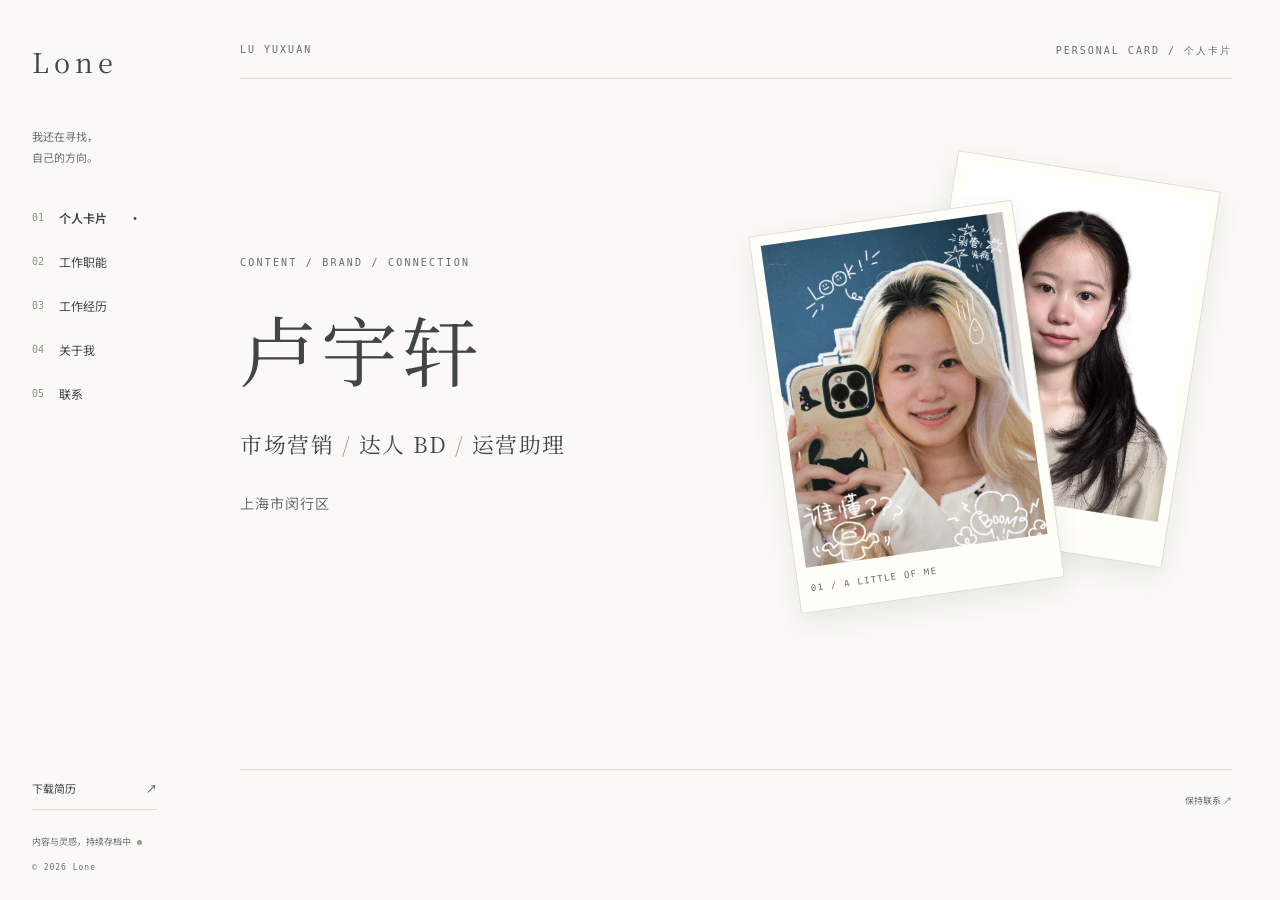
<file: index.html>
<!doctype html>
<html lang="zh-CN"><head><meta charset="UTF-8"><meta name="viewport" content="width=device-width,initial-scale=1"><meta name="description" content="卢宇轩的内容策划、品牌传播与视觉表达作品集。"><title>卢宇轩 · 柔光存档</title><link rel="stylesheet" href="style.css?v=20261117-balanced-spacing"><link rel="stylesheet" href="capabilities.css?v=20261117-balanced-spacing"><link rel="stylesheet" href="qifei.css?v=20261117-balanced-spacing"><link rel="stylesheet" href="qifei-orbit.css?v=20261117-balanced-spacing"><link rel="stylesheet" href="desktop-design.css?v=20261117-balanced-spacing"><script src="bootstrap.js?v=20261117-balanced-spacing" defer></script></head><body>
<a class="skip" href="#main">跳至内容</a><aside class="sidebar desktop-version"><a class="wordmark" href="#/">Lone</a><p class="side-note">我还在寻找，<br>自己的方向。</p><nav aria-label="主要导航"><a href="#/" data-nav="home"><i>01</i>个人卡片</a><a href="#/practice" data-nav="practice"><i>02</i>工作职能</a><a href="#/works" data-nav="works"><i>03</i>工作经历</a><a href="#/about" data-nav="about"><i>04</i>关于我</a><a href="#/contact" data-nav="contact"><i>05</i>联系</a></nav><div class="side-bottom"><a href="assets/resume-2026-11.png" download="卢宇轩-简历2026.11.png">下载简历 <span>↗</span></a><p>内容与灵感，持续存档中<span class="status-dot"></span></p><small>© 2026 Lone</small></div></aside>
<main id="main" tabindex="-1"></main><footer class="desktop-version"><a href="#/contact">保持联系 ↗</a></footer><div class="toast" role="status" aria-live="polite"></div><dialog id="lightbox"><button class="close" aria-label="关闭图片">关闭 ×</button><img alt=""><p></p></dialog></body></html>
</file>
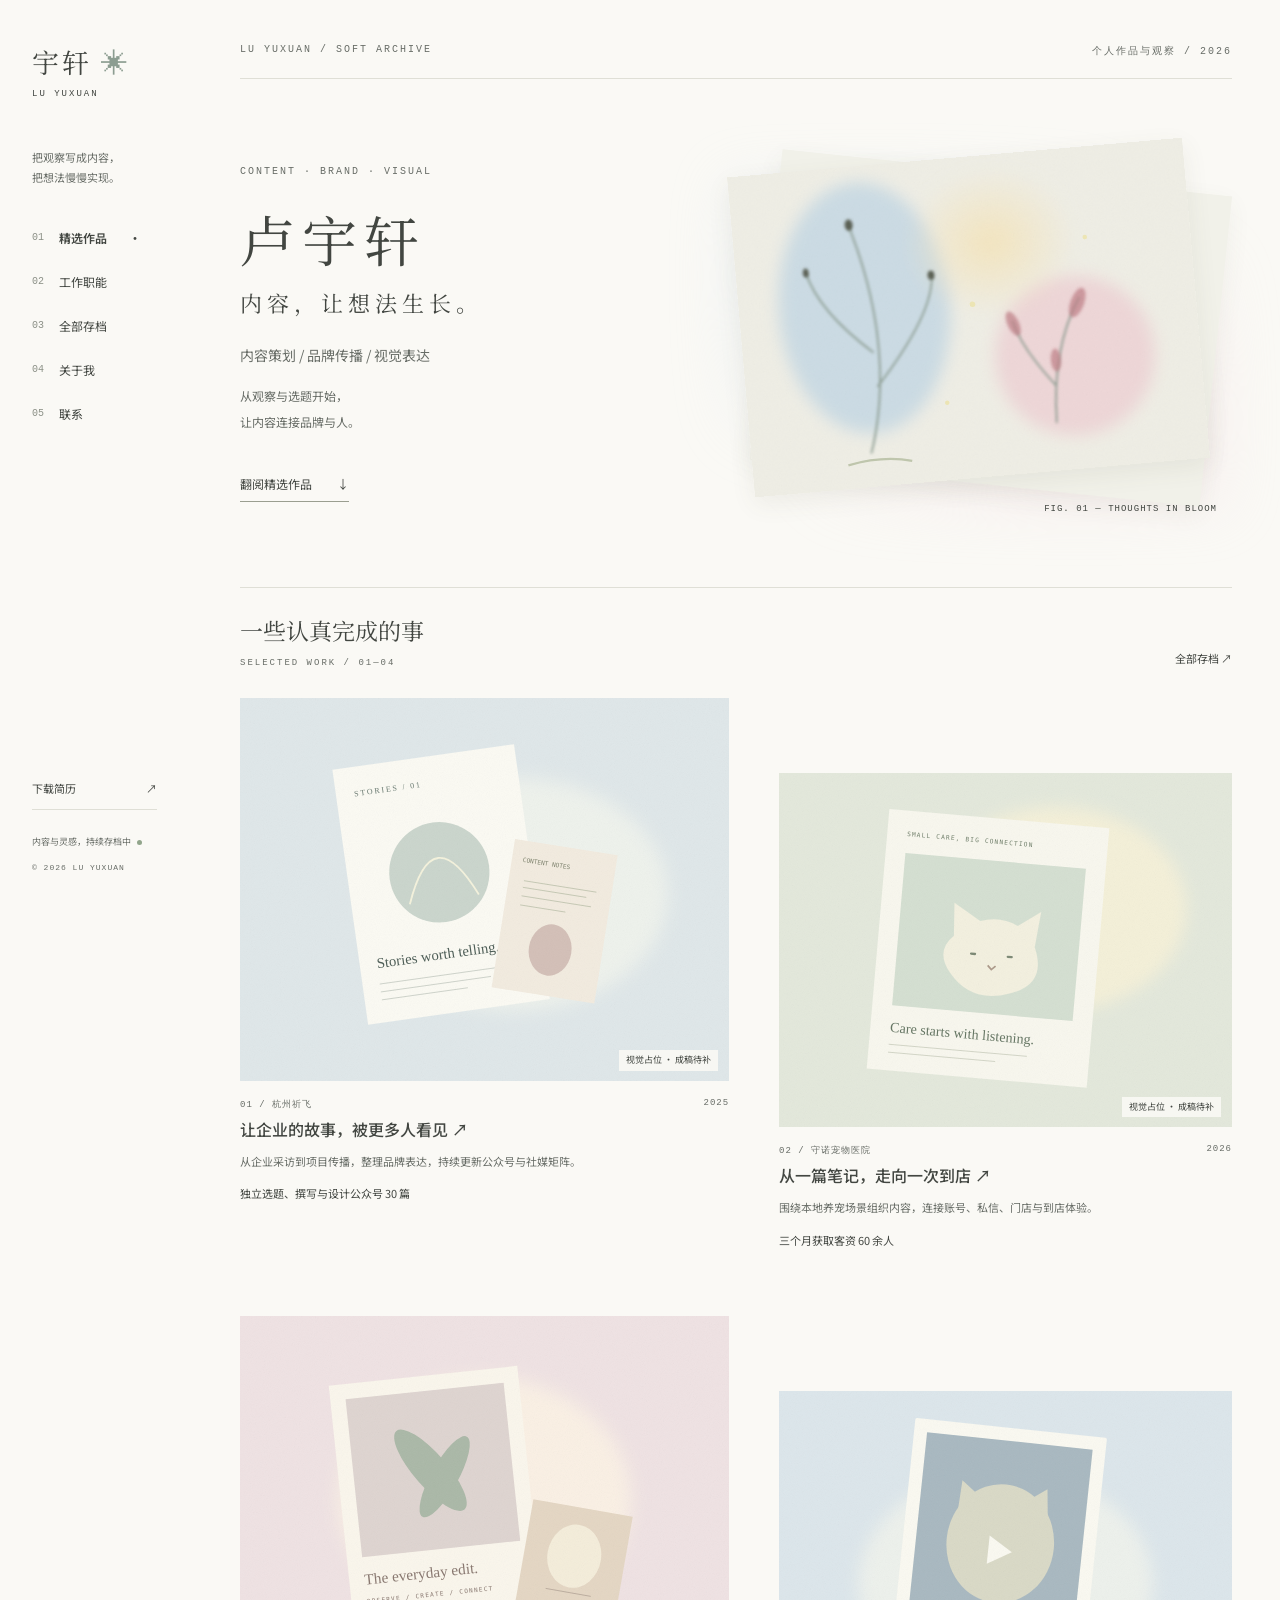
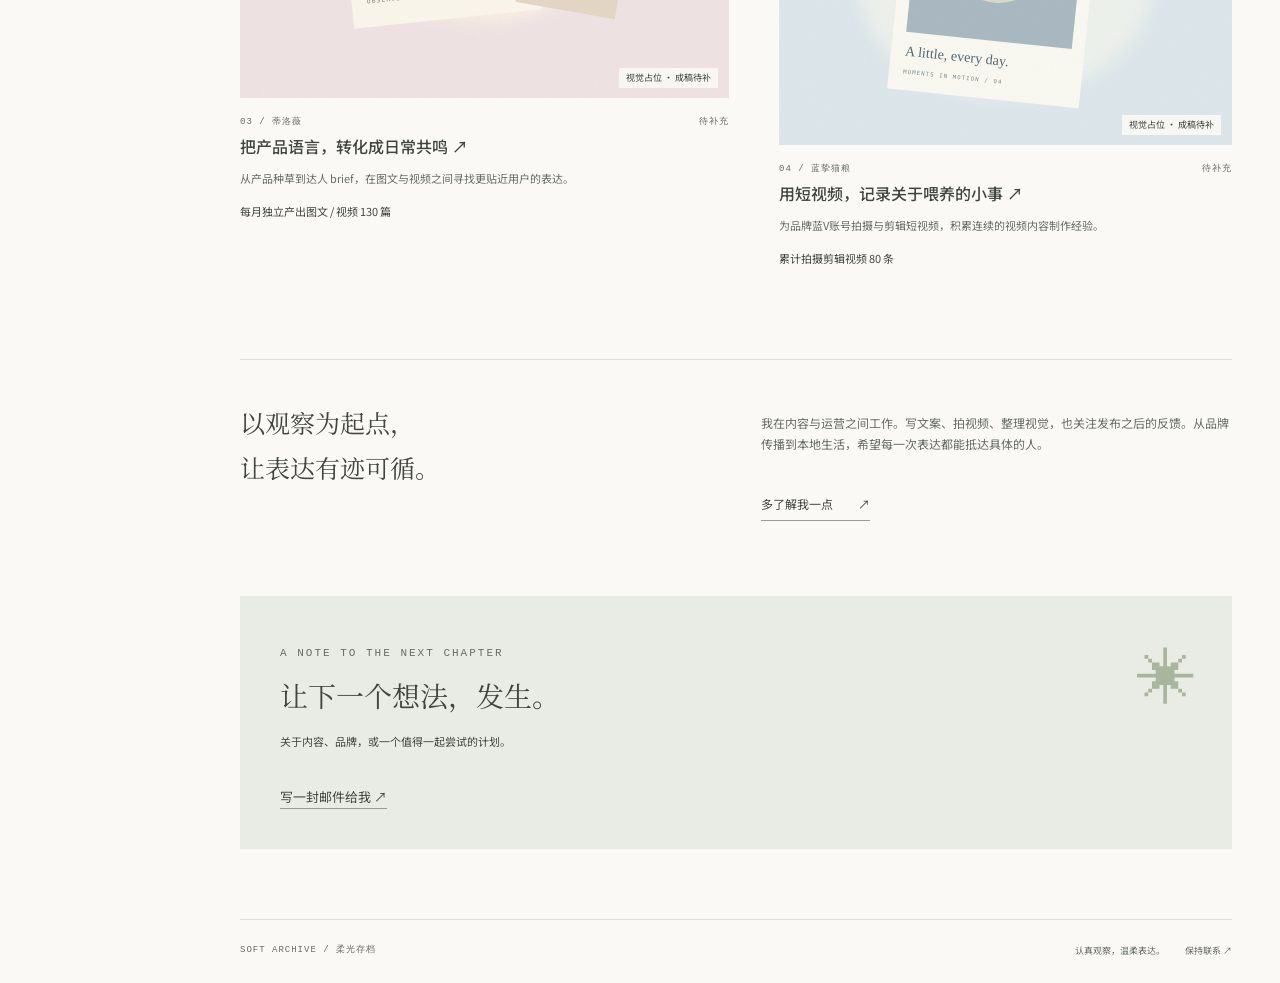
<file: capture.html>
<!doctype html>
<html lang="zh-CN"><head><meta charset="UTF-8"><meta name="viewport" content="width=device-width,initial-scale=1"><meta name="description" content="卢宇轩的内容策划、品牌传播与视觉表达作品集。"><title>卢宇轩 · 柔光存档</title><link rel="stylesheet" href="style.css"><link rel="stylesheet" href="capabilities.css"><script src="capabilities.js" defer></script><link rel="stylesheet" href="qifei.css"><script src="qifei-articles.js" defer></script><script src="qifei.js" defer></script><link rel="stylesheet" href="qifei-orbit.css"><script src="qifei-orbit.js" defer></script><script src="capture-app.js" defer></script><script src="https://mcp.figma.com/mcp/html-to-design/capture.js" async></script></head><body>
<a class="skip" href="#main">跳至内容</a><aside class="sidebar"><a class="wordmark" href="#/">宇轩<span class="asterisk">✳</span><small>LU YUXUAN</small></a><p class="side-note">把观察写成内容，<br>把想法慢慢实现。</p><nav aria-label="主要导航"><a href="#/" data-nav="home"><i>01</i>精选作品</a><a href="#/practice" data-nav="practice"><i>02</i>工作职能</a><a href="#/works" data-nav="works"><i>03</i>全部存档</a><a href="#/about" data-nav="about"><i>04</i>关于我</a><a href="#/contact" data-nav="contact"><i>05</i>联系</a></nav><div class="side-bottom"><a href="assets/resume-2026-11.png" download="卢宇轩-简历2026.11.png">下载简历 <span>↗</span></a><p>内容与灵感，持续存档中<span class="status-dot"></span></p><small>© 2026 LU YUXUAN</small></div></aside>
<main id="main" tabindex="-1"></main><footer><span>SOFT ARCHIVE / 柔光存档</span><span>认真观察，温柔表达。 <a href="#/contact">保持联系 ↗</a></span></footer><div class="toast" role="status" aria-live="polite"></div><dialog id="lightbox"><button class="close" aria-label="关闭图片">关闭 ×</button><img alt=""><p></p></dialog></body></html>
</file>
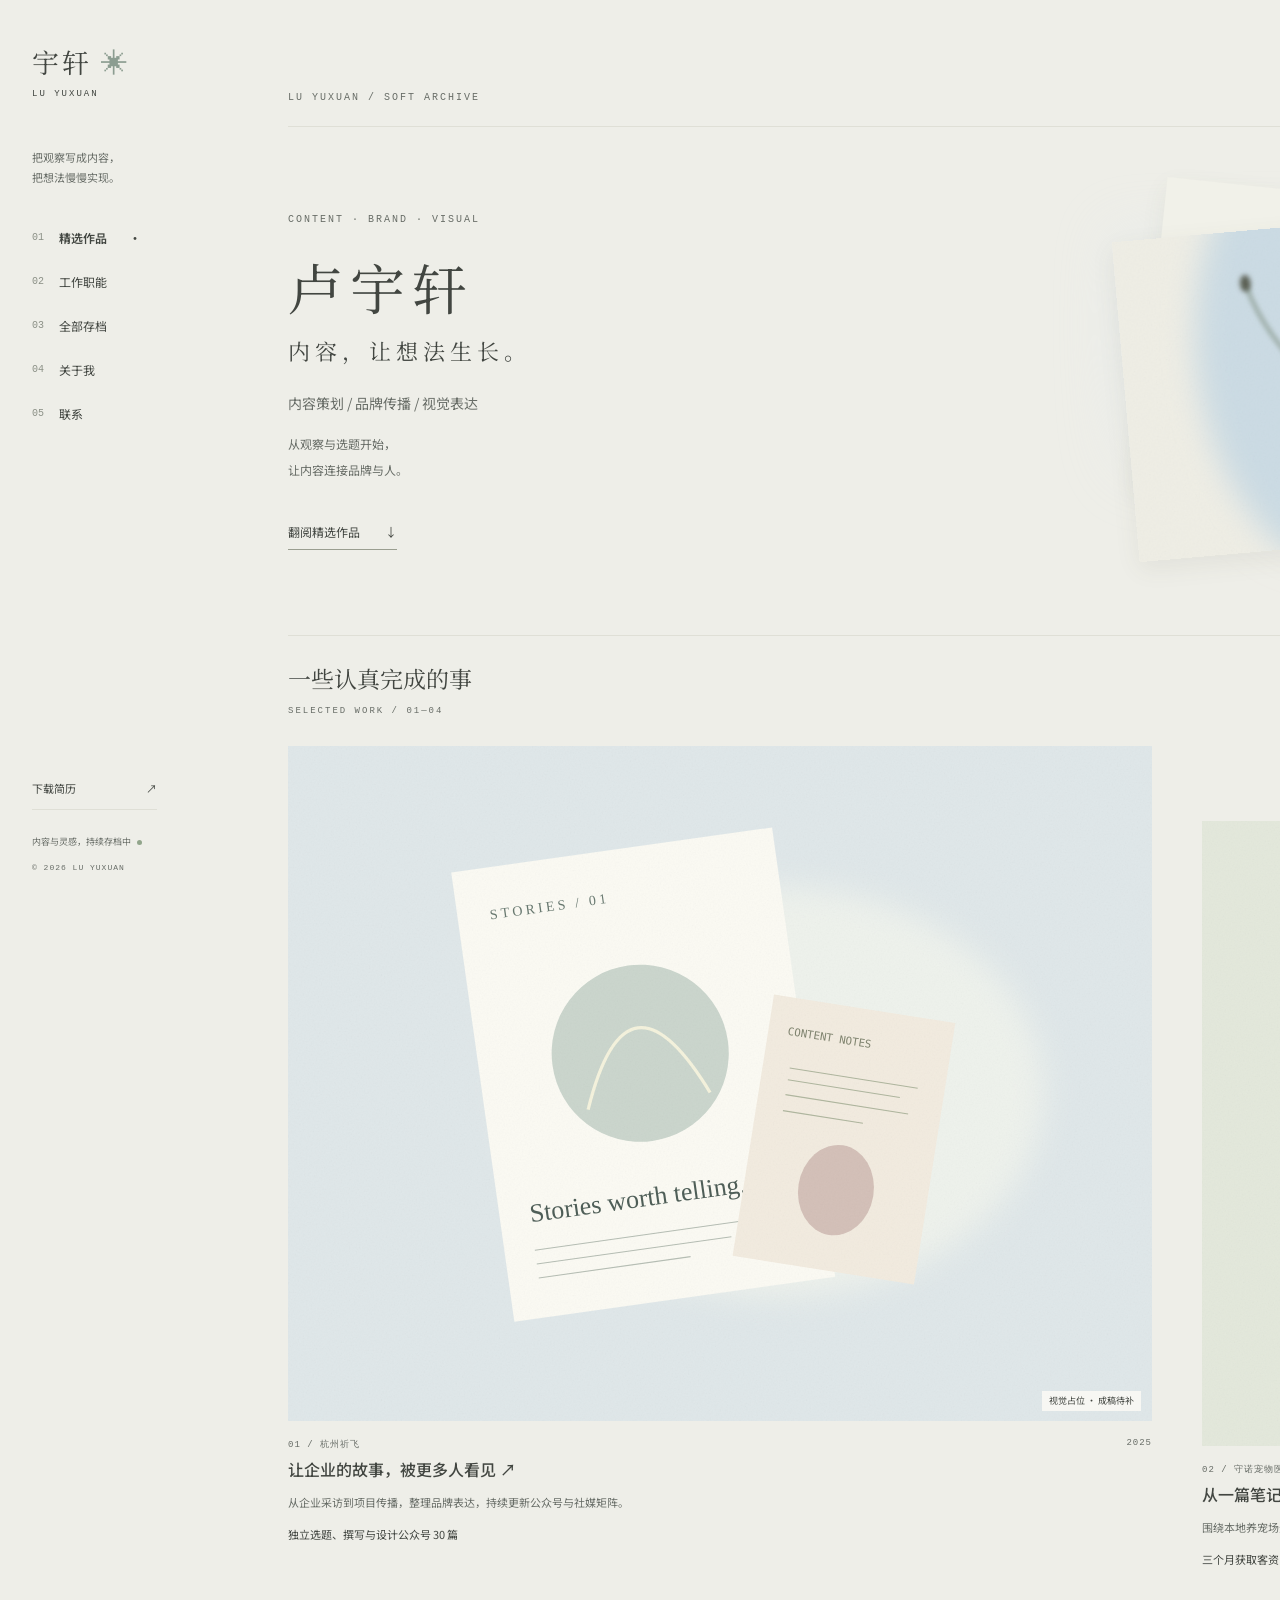
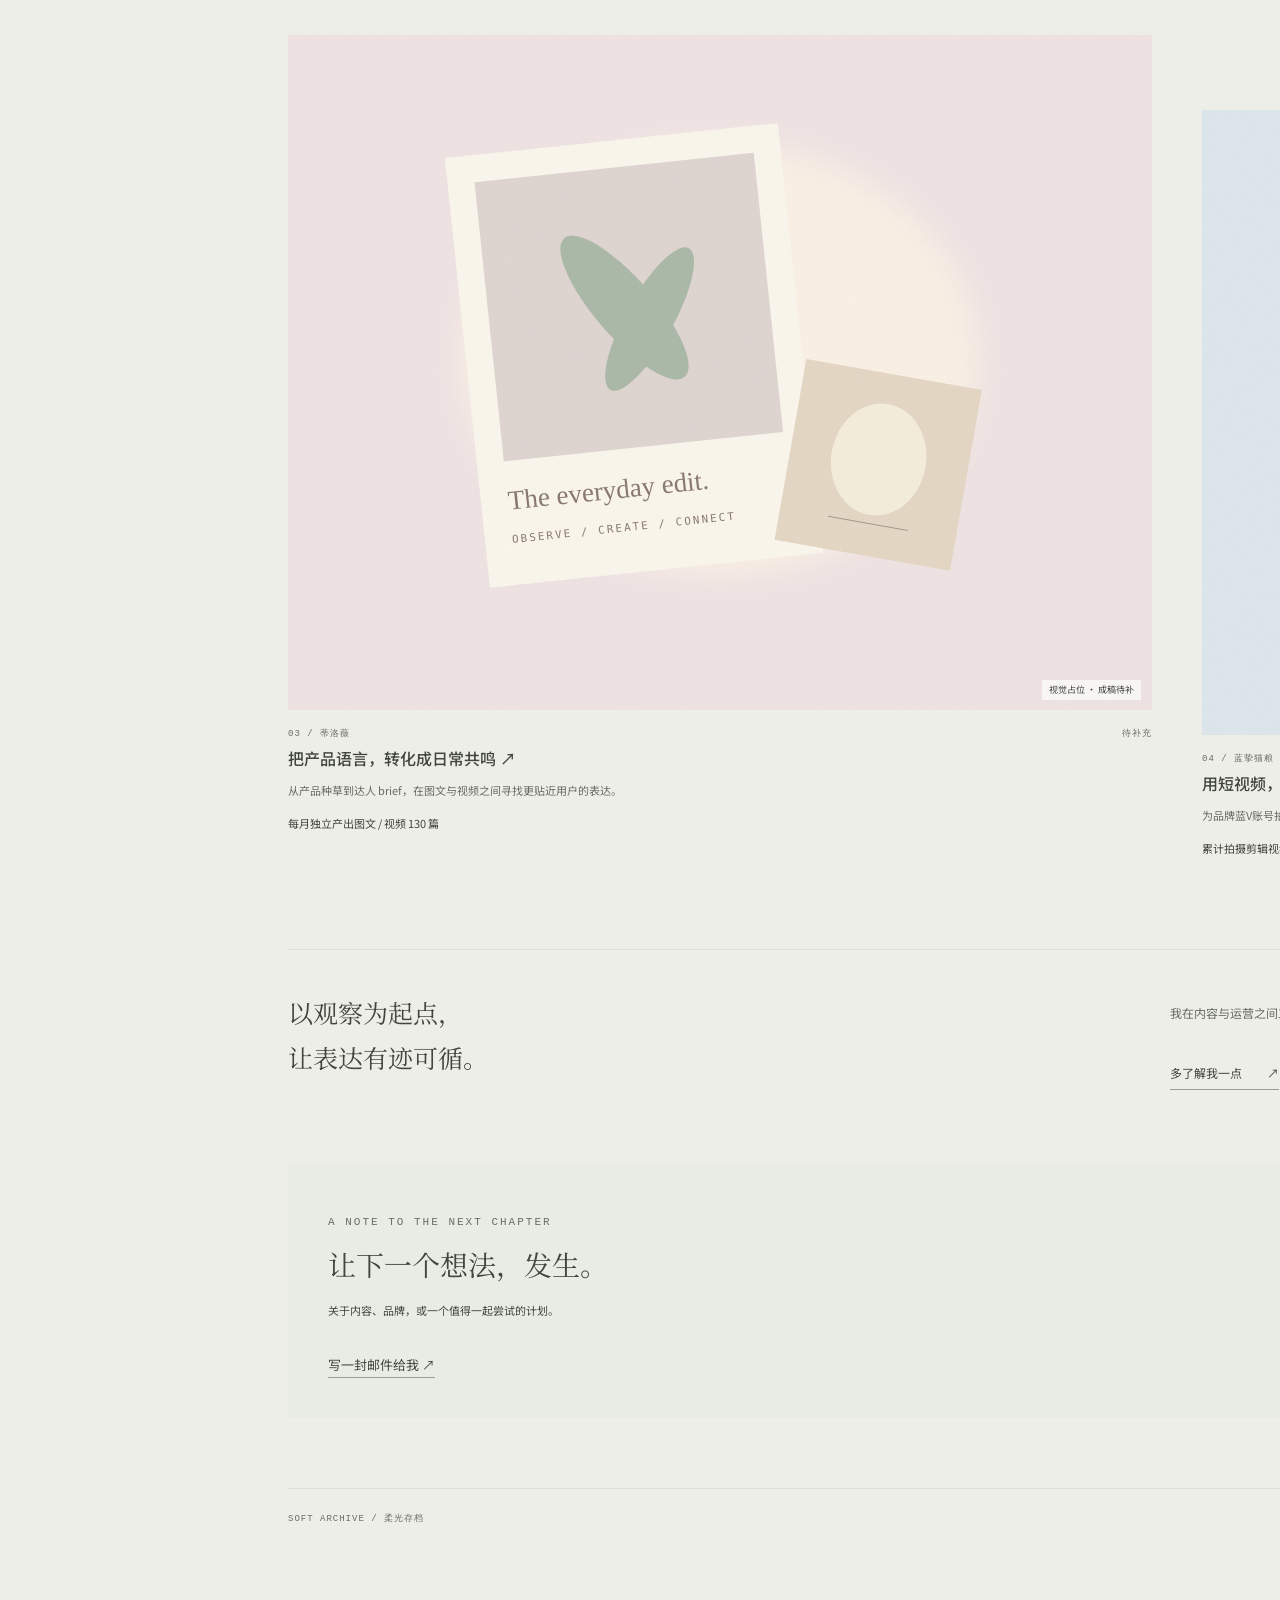
<file: figma-export.html>
<!doctype html>
<html lang="zh-CN"><head><meta charset="UTF-8"><meta name="viewport" content="width=device-width,initial-scale=1"><meta name="description" content="卢宇轩的内容策划、品牌传播与视觉表达作品集。"><title>卢宇轩 · 柔光存档</title><link rel="stylesheet" href="figma-export.css"><link rel="stylesheet" href="capabilities.css"><script src="capabilities.js" defer></script><script src="qifei-articles.js" defer></script><script src="qifei.js" defer></script><script src="figma-export.js" defer></script><script src="https://mcp.figma.com/mcp/html-to-design/capture.js" async></script></head><body>
<a class="skip" href="#main">跳至内容</a><aside class="sidebar"><a class="wordmark" href="#/">宇轩<span class="asterisk">✳</span><small>LU YUXUAN</small></a><p class="side-note">把观察写成内容，<br>把想法慢慢实现。</p><nav aria-label="主要导航"><a href="#/" data-nav="home"><i>01</i>精选作品</a><a href="#/practice" data-nav="practice"><i>02</i>工作职能</a><a href="#/works" data-nav="works"><i>03</i>全部存档</a><a href="#/about" data-nav="about"><i>04</i>关于我</a><a href="#/contact" data-nav="contact"><i>05</i>联系</a></nav><div class="side-bottom"><a href="assets/resume-2026-11.png" download="卢宇轩-简历2026.11.png">下载简历 <span>↗</span></a><p>内容与灵感，持续存档中<span class="status-dot"></span></p><small>© 2026 LU YUXUAN</small></div></aside>
<main id="main" tabindex="-1"></main><footer><span>SOFT ARCHIVE / 柔光存档</span><span>认真观察，温柔表达。 <a href="#/contact">保持联系 ↗</a></span></footer><div class="toast" role="status" aria-live="polite"></div><dialog id="lightbox"><button class="close" aria-label="关闭图片">关闭 ×</button><img alt=""><p></p></dialog></body></html>
</file>
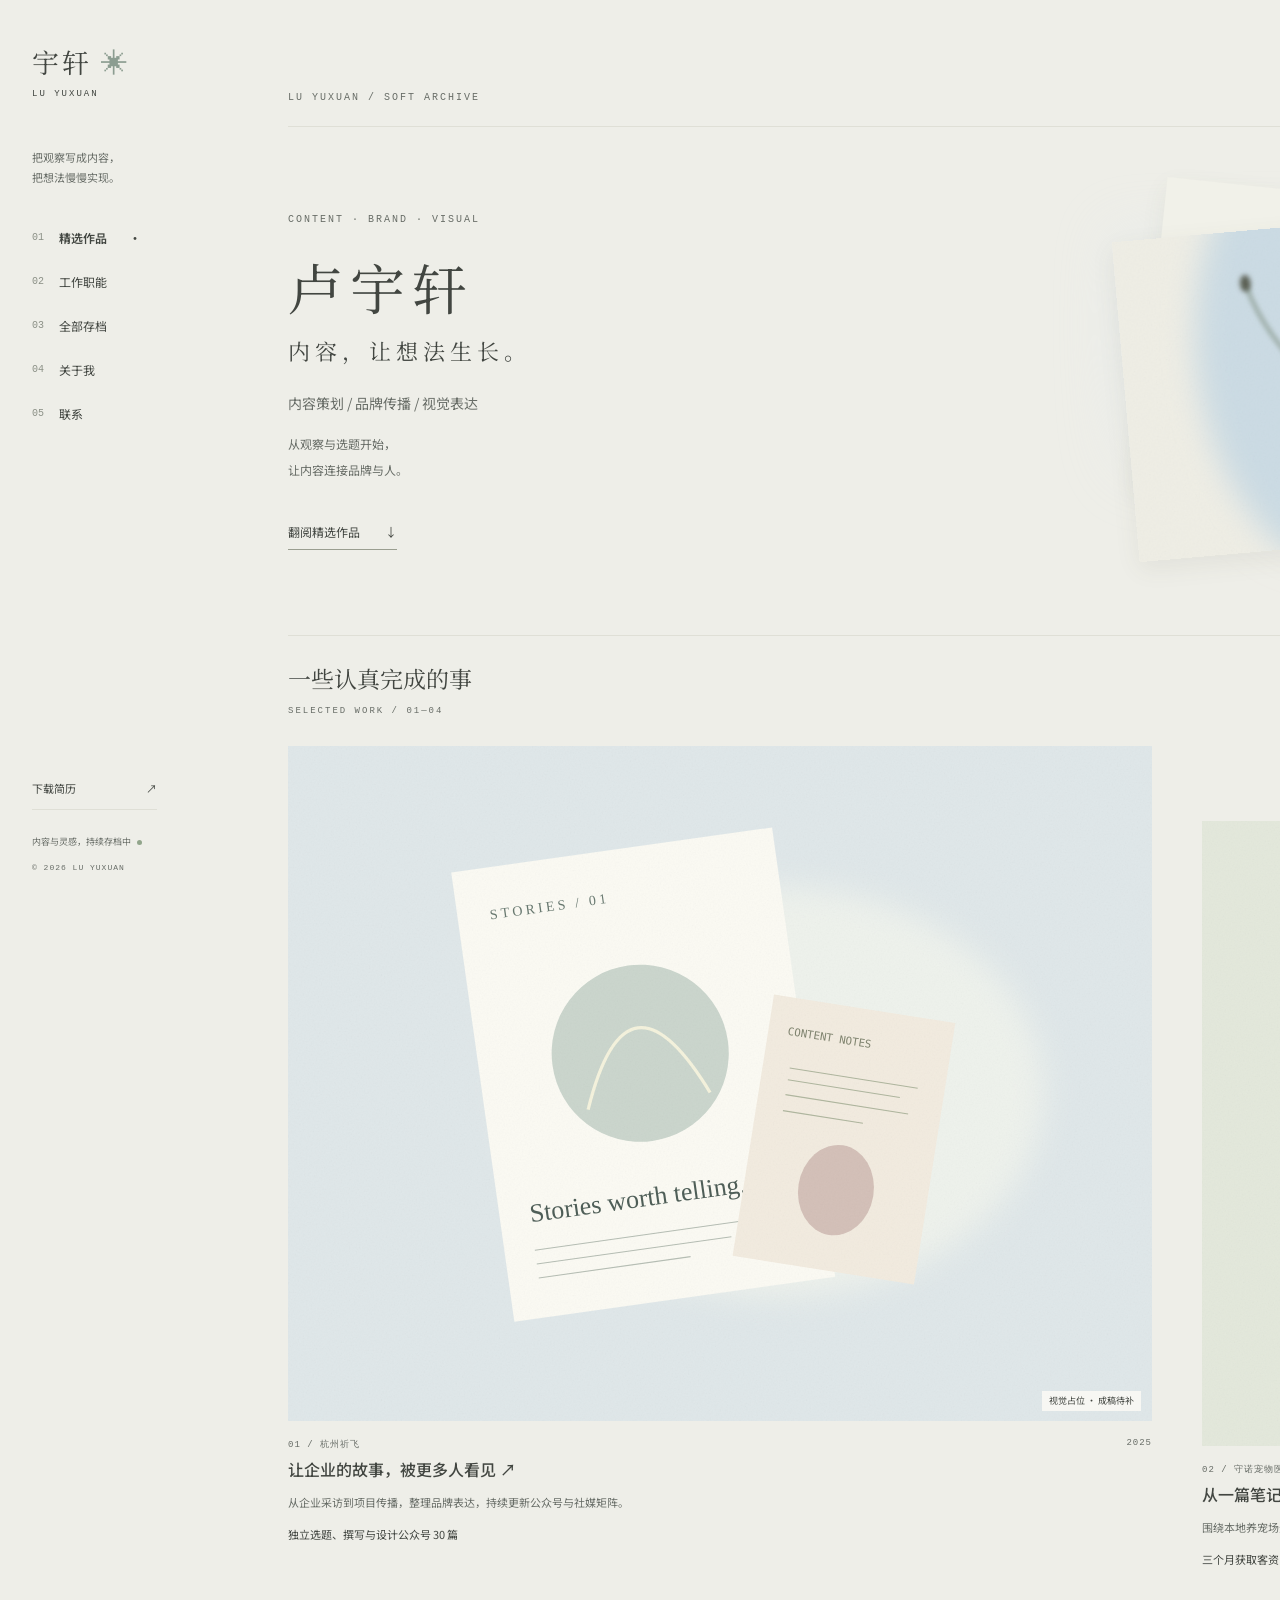
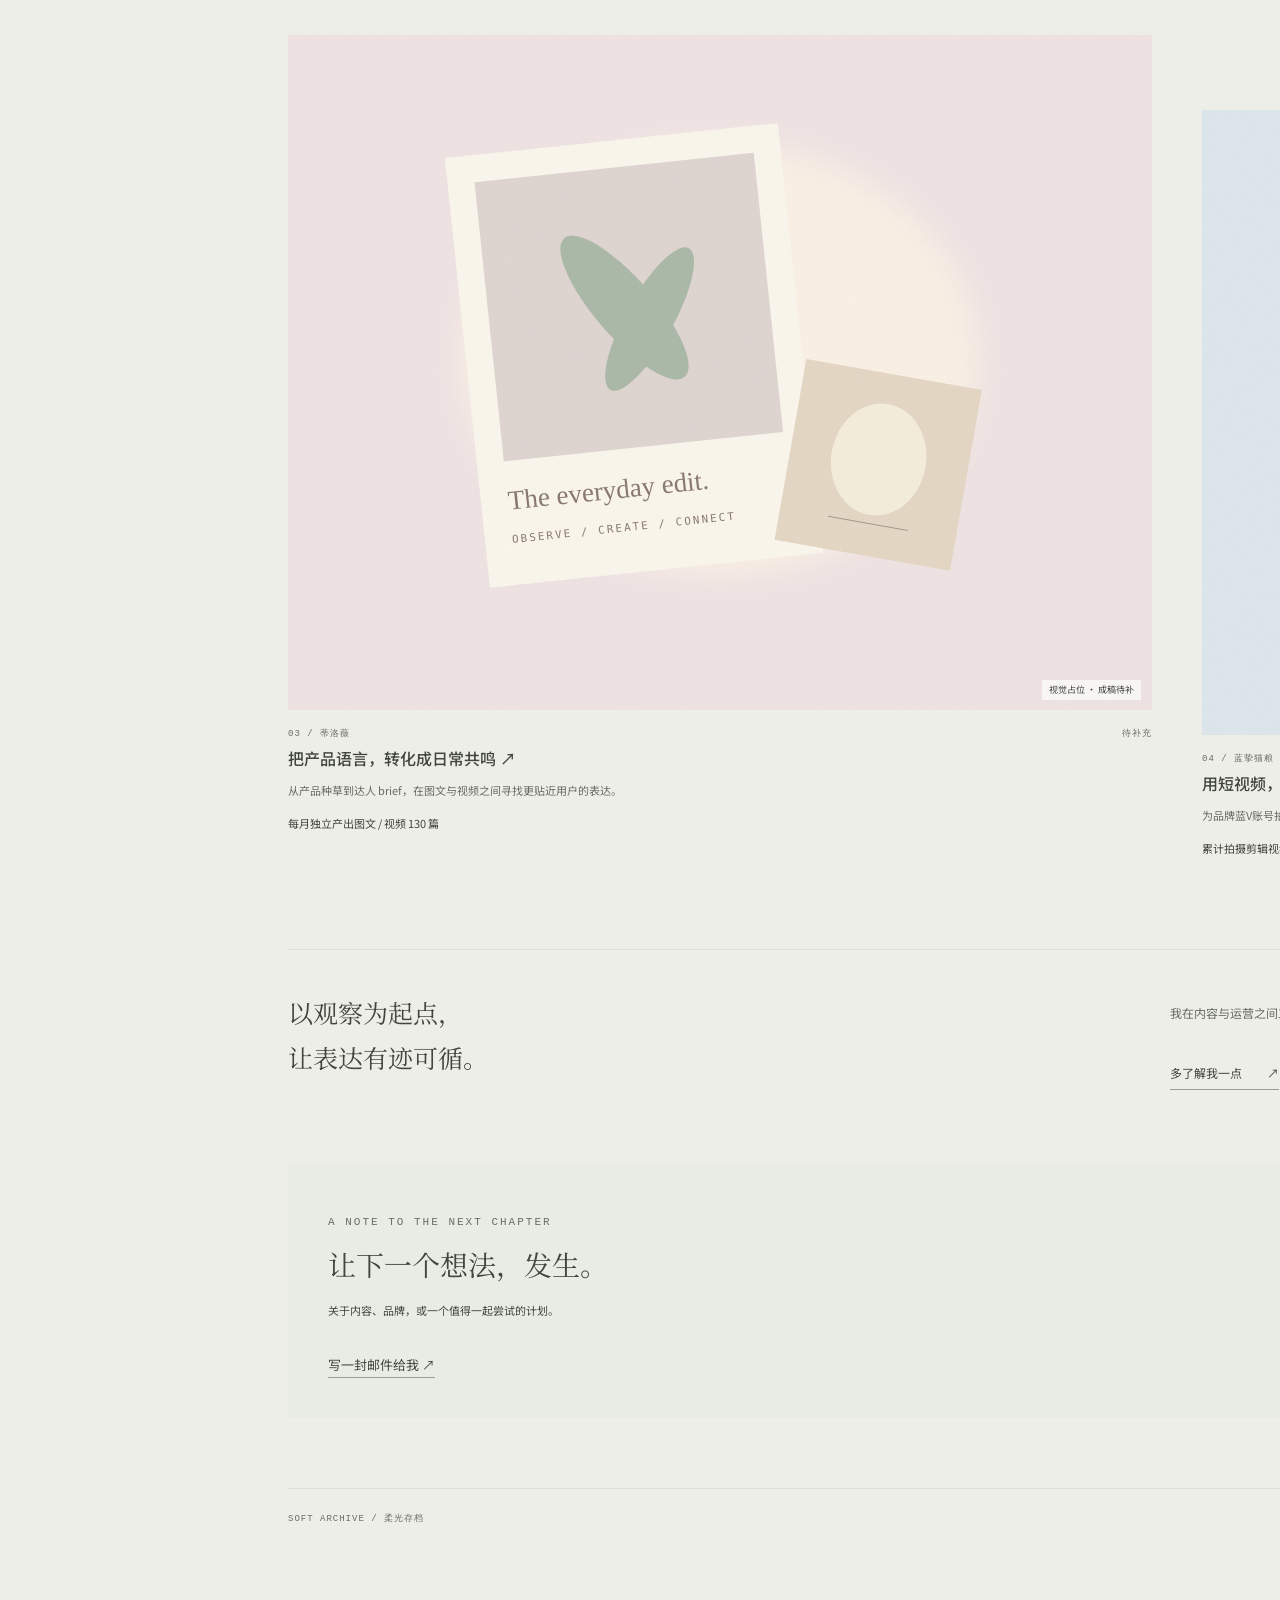
<file: figma-qifei.html>
<!doctype html>
<html lang="zh-CN"><head><meta charset="UTF-8"><meta name="viewport" content="width=device-width,initial-scale=1"><meta name="description" content="卢宇轩的内容策划、品牌传播与视觉表达作品集。"><title>卢宇轩 · 柔光存档</title><link rel="stylesheet" href="figma-export.css"><link rel="stylesheet" href="capabilities.css"><script src="capabilities.js" defer></script><script src="qifei-articles.js" defer></script><script src="qifei.js" defer></script><script src="figma-qifei.js" defer></script><script src="https://mcp.figma.com/mcp/html-to-design/capture.js" async></script></head><body>
<a class="skip" href="#main">跳至内容</a><aside class="sidebar"><a class="wordmark" href="#/">宇轩<span class="asterisk">✳</span><small>LU YUXUAN</small></a><p class="side-note">把观察写成内容，<br>把想法慢慢实现。</p><nav aria-label="主要导航"><a href="#/" data-nav="home"><i>01</i>精选作品</a><a href="#/practice" data-nav="practice"><i>02</i>工作职能</a><a href="#/works" data-nav="works"><i>03</i>全部存档</a><a href="#/about" data-nav="about"><i>04</i>关于我</a><a href="#/contact" data-nav="contact"><i>05</i>联系</a></nav><div class="side-bottom"><a href="assets/resume-2026-11.png" download="卢宇轩-简历2026.11.png">下载简历 <span>↗</span></a><p>内容与灵感，持续存档中<span class="status-dot"></span></p><small>© 2026 LU YUXUAN</small></div></aside>
<main id="main" tabindex="-1"></main><footer><span>SOFT ARCHIVE / 柔光存档</span><span>认真观察，温柔表达。 <a href="#/contact">保持联系 ↗</a></span></footer><div class="toast" role="status" aria-live="polite"></div><dialog id="lightbox"><button class="close" aria-label="关闭图片">关闭 ×</button><img alt=""><p></p></dialog></body></html>
</file>
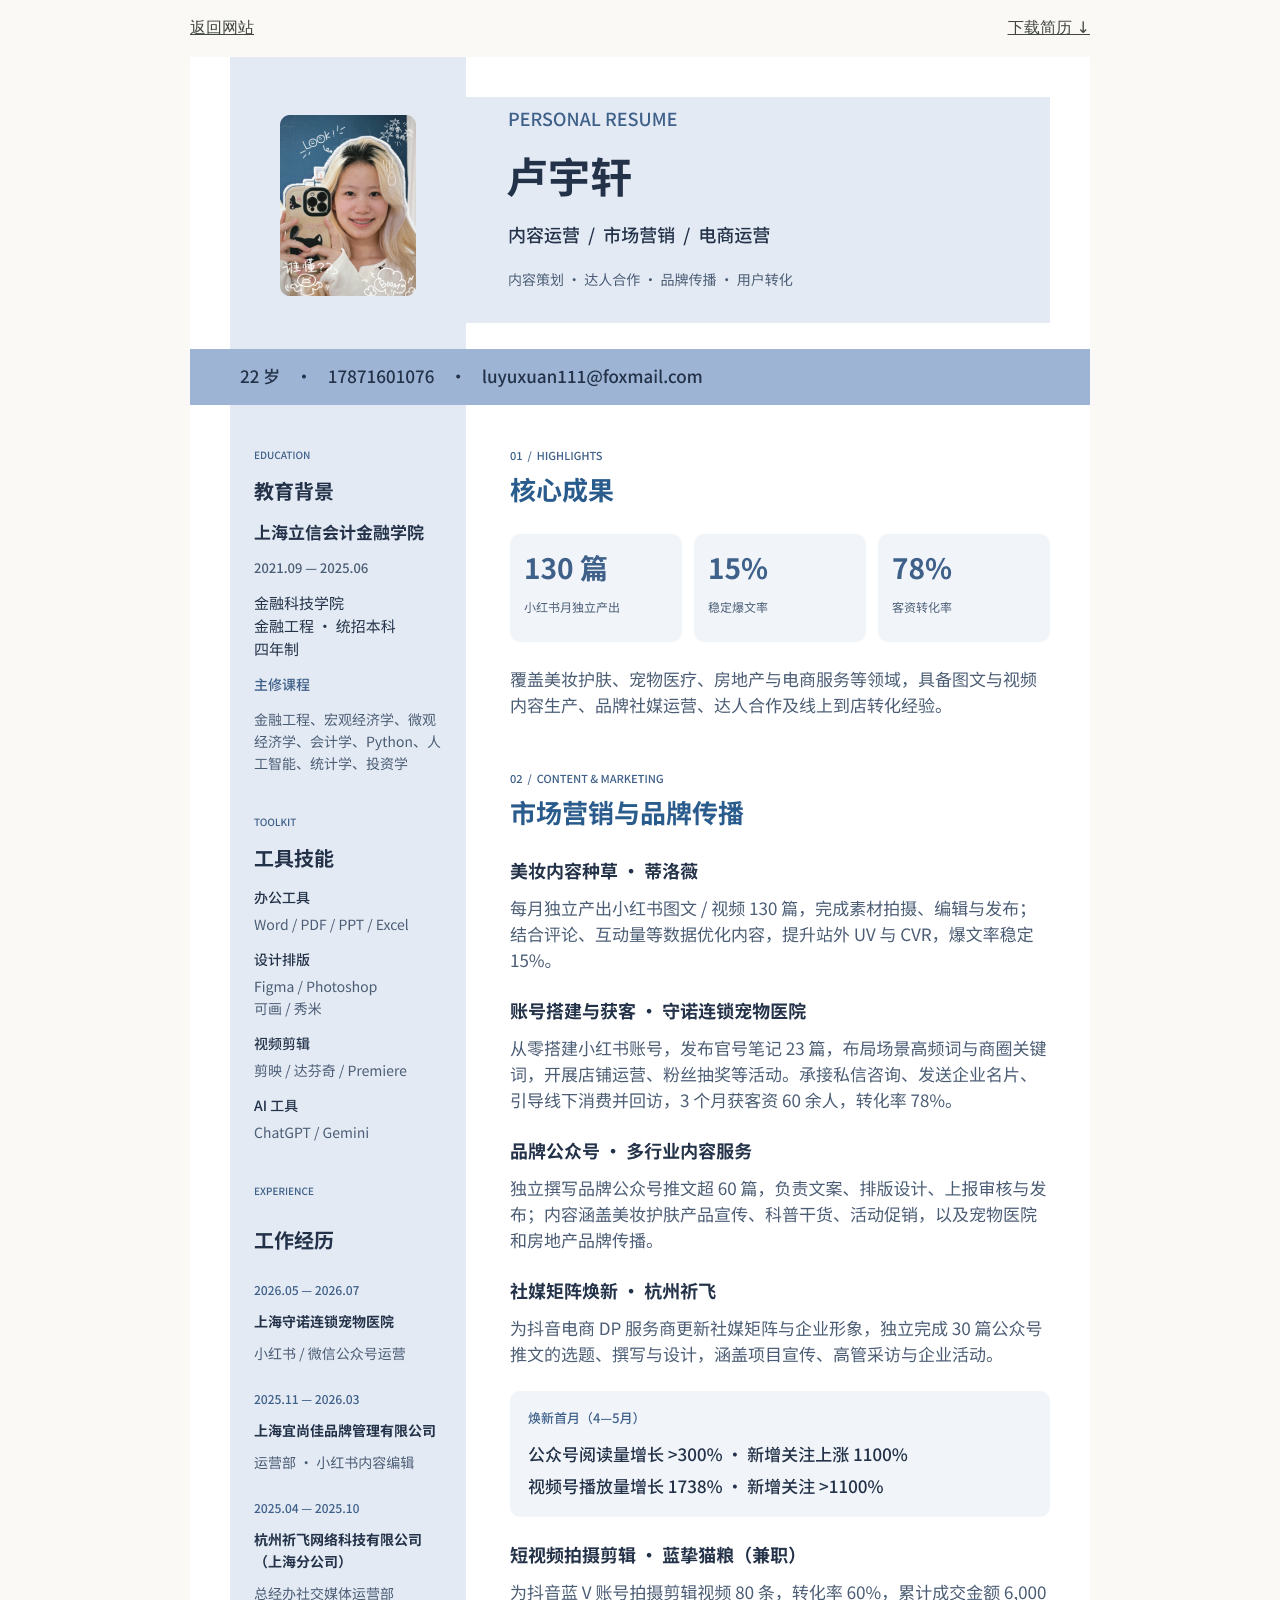
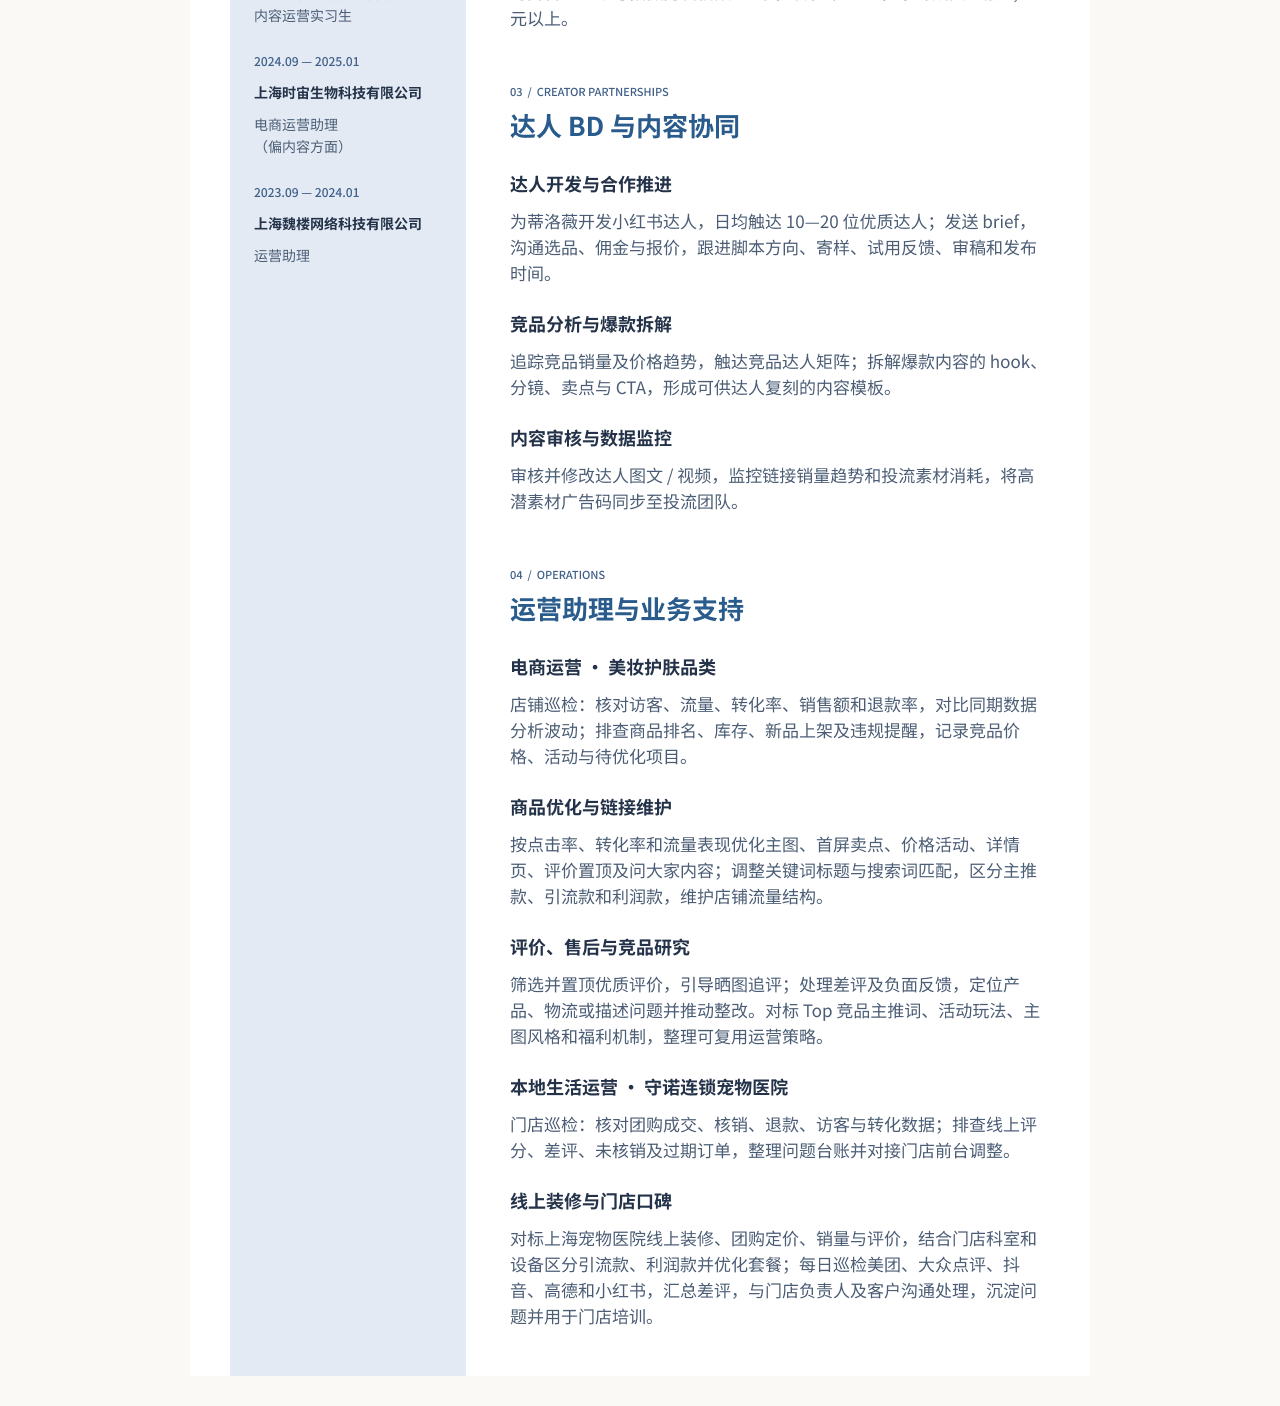
<file: resume.html>
<!doctype html><html lang="zh-CN"><head><meta charset="UTF-8"><meta name="viewport" content="width=device-width,initial-scale=1"><title>卢宇轩 · 简历</title><style>*{box-sizing:border-box}body{margin:0;background:#faf9f5;color:#424641;font-family:system-ui,sans-serif}nav{display:flex;justify-content:space-between;gap:20px;max-width:940px;margin:auto;padding:18px 20px}a{color:inherit}main{max-width:900px;margin:0 auto 30px}img{display:block;width:100%;height:auto}@media print{nav{display:none}main{margin:0;max-width:none}}</style></head><body><nav><a href="index.html#/contact">返回网站</a><a href="assets/resume-2026-11.png" download="卢宇轩-简历2026.11.png">下载简历 ↓</a></nav><main><img src="assets/resume-2026-11.png" alt="卢宇轩简历：个人信息、教育背景、工具技能、工作经历、核心成果与专业能力"></main></body></html>
</file>
<file: style.css>
@import url('https://fonts.googleapis.com/css2?family=Noto+Sans+SC:wght@400;500;600&family=Noto+Serif+SC:wght@400;500&display=swap');
:root{--bg:#faf9f5;--ink:#424641;--muted:#686d67;--line:#dfdfd6;--blue:#e5ebef;--pink:#f0e3e5;--green:#dce4d9;--yellow:#e9e2b8}*{box-sizing:border-box}html{scroll-behavior:smooth}body{margin:0;background:var(--bg);color:var(--ink);font-family:'Noto Sans SC',sans-serif;font-size:14px;line-height:1.8}a{color:inherit;text-decoration:none}button{font:inherit;color:inherit;cursor:pointer}a:focus-visible,button:focus-visible{outline:2px solid #63746d;outline-offset:5px}button,a{-webkit-tap-highlight-color:transparent}button{touch-action:manipulation}.skip{position:fixed;top:-100px;z-index:20;background:white;padding:12px}.skip:focus{top:0}.sidebar{position:fixed;top:0;bottom:0;left:max(32px,calc((100vw - 1400px)/2));width:164px;padding:44px 0 24px;display:flex;flex-direction:column;z-index:5}.wordmark{font-family:'Noto Serif SC',serif;font-size:27px;letter-spacing:3px;line-height:1.3}.wordmark small{display:block;font-family:monospace;font-size:9px;letter-spacing:2px;margin-top:10px}.asterisk{font-size:27px;color:#8c9d91;margin-left:9px;display:inline-block}.side-note{font-size:11px;color:var(--muted);margin:47px 0 34px}nav{display:grid;gap:12px}nav a{font-size:12px;min-height:32px;display:flex;align-items:center;gap:15px}nav i{font-style:normal;font:10px monospace;color:#8b9086}nav a[aria-current=page]{font-weight:600}nav a[aria-current=page]:after{content:'·';margin-left:7px}.side-bottom{margin-top:auto;font-size:11px}.side-bottom>a{display:flex;justify-content:space-between;width:125px;border-bottom:1px solid var(--line);padding-bottom:10px}.side-bottom p{font-size:9px;margin:24px 0 6px;color:var(--muted)}.side-bottom small{font:8px monospace;letter-spacing:1px;color:var(--muted)}.status-dot{display:inline-block;background:#91a58b;border-radius:50%;width:5px;height:5px;margin-left:6px}main{margin:0 max(48px,calc((100vw - 1400px)/2)) 0 max(240px,calc((100vw - 1400px)/2 + 220px));min-height:85vh;padding:44px 0 70px;outline:none;animation:reveal .3s ease}.eyebrow{font:10px monospace;letter-spacing:2px;text-transform:uppercase;color:var(--muted)}.topline{display:flex;justify-content:space-between;gap:15px;padding-bottom:20px;border-bottom:1px solid var(--line)}.hero{padding:65px 0 73px;display:grid;grid-template-columns:1fr 1.15fr;gap:35px;align-items:center}.hero h1{font-family:'Noto Serif SC',serif;font-weight:400;font-size:clamp(38px,4.3vw,66px);letter-spacing:7px;line-height:1.5;margin:17px 0 21px}.hero h1 em{font-style:normal;display:block;font-size:.4em;letter-spacing:5px;margin-top:5px}.hero p{font-size:12px;color:var(--muted);line-height:2.2}.hero .intro{font-size:14px;margin-bottom:12px}.text-link{display:inline-block;font-size:12px;border-bottom:1px solid #9a9e90;padding:6px 0;margin-top:20px}.text-link span{margin-left:22px}.hero-art{position:relative;height:370px;display:block}.hero-art:before{content:'';position:absolute;inset:8% 0 0;background:radial-gradient(ellipse at 30% 30%,#dce6ee 0,transparent 60%),radial-gradient(ellipse at 70% 72%,#f0dce1 0,transparent 60%);filter:blur(25px);opacity:.5}.art-sheet{position:absolute;inset:28px 15px 30px 45px;background:#f1f1e9;transform:rotate(6deg);box-shadow:0 8px 25px #575a4010}.hero-art img{position:absolute;inset:13px 35px 36px 20px;width:calc(100% - 55px);height:calc(100% - 49px);object-fit:cover;transform:rotate(-5deg);box-shadow:0 8px 25px #575a4014}.art-caption{position:absolute;bottom:0;right:15px;font:9px monospace;letter-spacing:1px}.section-head{display:flex;justify-content:space-between;align-items:end;border-top:1px solid var(--line);padding:22px 0 30px}.section-head h2{font-family:'Noto Serif SC',serif;font-size:23px;font-weight:400;margin:0}.section-head small{display:block;font:9px monospace;letter-spacing:2px;margin-top:7px;color:var(--muted)}.section-head>a{font-size:11px}.projects{display:grid;grid-template-columns:1.08fr 1fr;column-gap:50px;row-gap:65px}.project:nth-child(even){padding-top:75px}.cover{overflow:hidden;aspect-ratio:1.28;position:relative;background:var(--blue)}.cover img{height:100%;width:100%;object-fit:cover;display:block;transition:transform .5s}.project:hover .cover img{transform:scale(1.025)}.project:hover h3{text-decoration:underline;text-underline-offset:5px}.project .meta{display:flex;justify-content:space-between;margin:17px 0 5px;font:9px monospace;letter-spacing:1px;color:var(--muted)}.project h3{font-size:16px;font-weight:500;line-height:1.7;margin:4px 0 9px}.project p{font-size:11px;color:var(--muted);margin:0;max-width:350px}.project .outcome{margin-top:13px;font-size:11px;color:var(--ink)}.asset-tag{font-size:9px;position:absolute;bottom:10px;right:11px;background:#faf9f5e8;padding:2px 7px}.about-strip{margin-top:90px;border-top:1px solid var(--line);padding-top:40px;display:grid;grid-template-columns:1fr 1fr;gap:50px}.about-strip h2{font-family:'Noto Serif SC',serif;font-size:25px;font-weight:400;line-height:1.8;margin:0}.about-strip p{font-size:12px;color:var(--muted)}.contact-strip{margin-top:75px;background:#e9ece4;padding:40px;position:relative}.contact-strip p{font-size:11px}.contact-strip h2{font-family:'Noto Serif SC',serif;font-size:28px;font-weight:400;margin:0}.contact-strip>a{display:inline-block;margin-top:22px;font-size:13px;border-bottom:1px solid #9a9e90}.contact-strip .flower{position:absolute;right:35px;top:30px;font-size:60px;color:#a7b69c;font-family:serif}footer{margin:0 48px 0 240px;padding:23px 0;border-top:1px solid var(--line);display:flex;justify-content:space-between;font-size:9px;color:var(--muted)}footer>span:first-child{font:9px monospace;letter-spacing:1px}footer a{margin-left:18px}.page-title{font-family:'Noto Serif SC',serif;font-size:44px;font-weight:400;letter-spacing:3px;line-height:1.5;margin:48px 0 17px}.page-desc{color:var(--muted);font-size:13px;max-width:600px}.filters{display:flex;gap:10px;margin:35px 0 40px;flex-wrap:wrap}.filters button{border:1px solid var(--line);padding:9px 16px;background:transparent;font-size:11px;min-height:44px}.filters button[aria-pressed=true]{background:var(--ink);color:var(--bg);border-color:var(--ink)}.timeline{margin-top:45px}.timeline article{display:grid;grid-template-columns:145px 1fr;gap:25px;border-top:1px solid var(--line);padding:25px 0}.timeline time{font:11px monospace;line-height:2}.timeline h3{margin:0;font-size:15px;font-weight:500}.timeline p{font-size:12px;color:var(--muted);margin:5px 0}.abilities{display:grid;grid-template-columns:repeat(3,1fr);gap:30px;margin:45px 0}.abilities h3{font-size:15px;font-weight:500}.abilities p{font-size:12px;color:var(--muted)}.tools{border-top:1px solid var(--line);padding:25px 0;font-size:12px;line-height:2.4}.contact-page{padding:60px 0 90px}.contact-page .email{font-family:serif;font-size:clamp(20px,3vw,42px);overflow-wrap:anywhere;display:block;margin:45px 0 22px}.buttons{display:flex;gap:15px;flex-wrap:wrap}.button{border:1px solid #a9b09f;background:transparent;padding:12px 22px;font-size:12px;min-height:44px;display:inline-block}.button.primary{background:var(--ink);color:var(--bg)}.detail-top{display:flex;justify-content:space-between}.detail .page-title{font-size:36px;max-width:800px;letter-spacing:1px}.detail-info{display:grid;grid-template-columns:repeat(3,1fr);gap:25px;border-top:1px solid var(--line);margin:30px 0;padding-top:20px;font-size:12px}.detail-info small{display:block;color:var(--muted);margin-bottom:5px}.detail-hero{width:100%;display:block;max-height:520px;object-fit:cover}.detail-layout{display:grid;grid-template-columns:135px 1fr;gap:35px;margin-top:45px}.detail-nav{position:sticky;top:35px;align-self:start;display:grid;gap:12px;font-size:11px;color:var(--muted)}.detail section{scroll-margin-top:50px;margin-bottom:45px}.detail section h2{font-family:'Noto Serif SC',serif;font-weight:400;font-size:24px}.detail section p,.detail section li{font-size:13px;line-height:2;color:var(--muted)}.detail ul{padding-left:20px}.metrics{display:grid;grid-template-columns:repeat(2,1fr);gap:25px;background:#eceee6;padding:28px;margin:22px 0}.metrics strong{display:block;font-family:serif;font-weight:400;font-size:39px;line-height:1.5}.metrics span{font-size:11px}.notice{padding:18px 22px;background:#eeece5;font-size:12px;color:var(--muted);line-height:2}.asset-pending{border:1px dashed #b5bbaf;padding:28px;margin:20px 0;font-size:12px}.asset-pending small{display:block;color:var(--muted);margin-top:7px}.toast{position:fixed;bottom:28px;left:50%;transform:translateX(-50%);padding:10px 22px;background:var(--ink);color:white;font-size:12px;z-index:30;opacity:0;pointer-events:none}.toast.show{opacity:1}dialog{border:0;background:var(--bg);padding:45px 20px 20px;max-width:90vw;max-height:90vh}dialog::backdrop{background:#30382c99}dialog img{display:block;max-width:80vw;max-height:70vh}dialog p{font-size:12px}.close{position:absolute;right:15px;top:5px;border:0;background:transparent;min-height:40px}.zoom{border:0;background:none;padding:0;display:block;width:100%;cursor:zoom-in}.footnote{font-size:10px;color:var(--muted)}@keyframes reveal{from{opacity:0;transform:translateY(7px)}to{opacity:1;transform:translateY(0)}}@media(min-width:1500px){footer{margin-left:calc((100vw - 1400px)/2 + 220px);margin-right:calc((100vw - 1400px)/2)}}@media(max-width:1000px){.hero{gap:10px}.hero-art{height:300px}.projects{gap:30px}.sidebar{left:25px;width:145px}main{margin-left:200px;margin-right:30px}footer{margin-left:200px;margin-right:30px}.hero h1{font-size:40px}.detail-layout{grid-template-columns:1fr}.detail-nav{position:static;display:flex;flex-wrap:wrap;border-bottom:1px solid var(--line);padding-bottom:15px}}@media(max-width:700px){.sidebar{position:relative;left:0;width:auto;padding:22px 22px 0}.wordmark{font-size:23px}.wordmark small{font-size:8px;margin-top:5px}.side-note,.side-bottom{display:none}nav{display:flex;gap:24px;margin-top:23px;border-bottom:1px solid var(--line);padding-bottom:12px;overflow:auto}nav a{font-size:11px;white-space:nowrap;min-height:32px}nav i{display:none}main{margin:0 22px;padding:24px 0 45px}.topline{font-size:8px;padding-bottom:15px}.topline span:last-child{letter-spacing:0}.hero{padding:30px 0 40px;grid-template-columns:1fr}.hero h1{font-size:48px;margin:12px 0}.hero-art{height:300px;max-width:420px;width:100%;margin:12px auto 0}.hero p{font-size:12px}.hero .intro{font-size:13px}.section-head{padding:20px 0 25px}.section-head h2{font-size:22px}.projects{grid-template-columns:1fr;gap:36px}.project:nth-child(even){padding-top:0}.project h3{font-size:16px}.project p{max-width:none;font-size:12px}.about-strip{margin-top:50px;grid-template-columns:1fr;gap:15px}.contact-strip{margin-top:40px;padding:28px}.contact-strip .flower{font-size:42px;right:20px}.contact-strip h2{font-size:24px}footer{margin:0 22px;gap:20px;flex-wrap:wrap;padding:20px 0}.page-title{font-size:34px;margin-top:30px}.abilities{grid-template-columns:1fr;gap:10px;margin:30px 0}.timeline article{grid-template-columns:1fr;gap:5px}.detail .page-title{font-size:28px}.detail-info{grid-template-columns:1fr;gap:14px}.detail-layout{margin-top:25px;gap:15px}.metrics{padding:20px;gap:15px}.metrics strong{font-size:30px}.contact-page{padding:20px 0 60px}.filters{gap:7px}.filters button{padding:8px 12px}.hero h1 em{font-size:20px}}@media(prefers-reduced-motion:reduce){html{scroll-behavior:auto}*,*:before,*:after{animation:none!important;transition:none!important;transform:none!important}}

.contact-details{display:flex;flex-wrap:wrap;gap:12px 36px;margin:0 0 28px;font-size:16px;line-height:1.8}.contact-details p{margin:0}.contact-details a{text-decoration:none}.contact-details a:hover{text-decoration:underline}@media(max-width:700px){.contact-details{flex-direction:column;gap:8px;font-size:14px}}

.shizhou-accounts{margin:20px 0}.shizhou-accounts>div{padding:16px 0;border-bottom:1px solid var(--line)}.shizhou-accounts dt{font-size:12px;color:var(--muted);margin-bottom:6px}.shizhou-accounts dd{margin:0;line-height:1.8;overflow-wrap:anywhere}

.experience-entry{border-top:1px solid var(--line)}.experience-entry summary{display:grid;grid-template-columns:190px minmax(0,1fr) 24px;gap:28px;padding:32px 0;cursor:pointer;list-style:none;align-items:start}.experience-entry summary::-webkit-details-marker{display:none}.experience-entry summary h3{font-size:18px;margin:0 0 10px;font-weight:500}.experience-entry summary p{margin:0;color:var(--muted)}.experience-entry time{font-size:12px}.experience-toggle:before{content:'+';font-size:22px;color:var(--muted)}.experience-entry[open] .experience-toggle:before{content:'−'}.experience-entry summary:focus-visible{outline:2px solid #617c58;outline-offset:4px}.experience-entry summary:hover h3{color:#617c58}.experience-body{padding:0 38px 34px 218px;font-size:14px;line-height:2;color:var(--muted);overflow-wrap:anywhere}.experience-body h4{font-size:18px;font-weight:500;color:var(--ink);margin:20px 0 14px}.experience-body h5{font-size:15px;font-weight:500;color:var(--ink);margin:20px 0 10px}.experience-body ol{padding-left:22px;margin:0}.experience-body li{padding-left:4px;margin-bottom:14px}.experience-info>div{margin-bottom:10px}.experience-info dt{color:var(--ink)}.experience-info dd{margin:0}.experience-entry[open] summary{padding-bottom:12px}@media(max-width:1000px){.experience-entry summary{grid-template-columns:150px minmax(0,1fr) 22px;gap:20px}.experience-body{padding-left:170px}}@media(max-width:700px){.experience-entry summary{grid-template-columns:minmax(0,1fr) 22px;gap:10px;padding:24px 0}.experience-entry summary time{grid-column:1}.experience-entry summary>div{grid-column:1}.experience-toggle{grid-column:2;grid-row:1 / 3}.experience-entry summary h3{font-size:16px}.experience-body{padding:0 0 26px;font-size:13px}.experience-body h4{font-size:16px}}

/* Editorial work chapters: image-free project index. */
.work-chapters-heading .page-title{margin-bottom:18px}.work-chapters-heading .page-desc{margin-bottom:35px}
.work-chapters{border-top:1px solid var(--line);margin:0 0 55px}.work-chapter{display:grid;grid-template-columns:90px minmax(0,1.5fr) minmax(180px,.9fr) 90px;align-items:center;gap:22px;padding:45px 0;border-bottom:1px solid var(--line);text-decoration:none;transition:background-color .2s ease}
.chapter-number{font-family:Georgia,'Times New Roman',serif;font-size:100px;line-height:1;font-style:italic;font-weight:400;color:#a4b196;letter-spacing:-8px;align-self:start;padding-top:4px}
.work-chapter .chapter-story{font-family:'Noto Serif SC',serif;font-size:clamp(24px,2.8vw,42px);line-height:1.65;font-weight:400;letter-spacing:-.5px;margin:0}.chapter-story>span{display:block}
.chapter-info{border-left:1px solid var(--line);padding-left:22px;min-width:0}.work-chapter .chapter-info h3{font-family:'Noto Serif SC',serif;font-size:24px;font-weight:500;line-height:1.5;margin:0 0 8px}.chapter-info time{display:block;font-family:monospace;font-size:12px;letter-spacing:.5px;color:var(--muted)}.chapter-role{font-size:12px;line-height:1.8;margin:8px 0 20px;color:var(--muted)}.chapter-metrics{display:flex;flex-wrap:wrap;gap:8px 14px;font-size:11px;line-height:1.8}.chapter-metrics strong{font-family:'Noto Serif SC',serif;font-size:20px;font-weight:500;color:#61764f;margin-right:5px}.chapter-metrics>span{white-space:nowrap}.chapter-open{color:#61764f;font-size:12px;white-space:nowrap;display:flex;gap:12px;justify-content:flex-end}.chapter-open>span{display:inline-block;transition:transform .2s ease}.work-chapter:hover{background:#e8ece333}.work-chapter:hover .chapter-open>span{transform:translateX(5px)}.work-chapter:focus-visible{outline:2px solid #63746d;outline-offset:5px}
@media(max-width:1150px){.work-chapter{grid-template-columns:65px minmax(0,1.4fr) minmax(160px,1fr);gap:18px;padding:32px 0}.chapter-number{font-size:78px}.chapter-open{grid-column:3;justify-content:flex-start}.chapter-info{padding-left:18px}.work-chapter .chapter-story{font-size:28px}}
@media(max-width:700px){.work-chapters-heading .page-title{font-size:32px}.work-chapters-heading .page-desc{font-size:12px;margin-bottom:25px}.work-chapter{grid-template-columns:48px minmax(0,1fr);gap:12px 16px;padding:27px 0}.chapter-number{font-size:58px;letter-spacing:-5px;grid-row:1 / 3}.work-chapter .chapter-story{font-size:25px;line-height:1.6}.chapter-info{grid-column:2;border-left:0;padding:0;margin-top:6px}.work-chapter .chapter-info h3{font-size:18px}.chapter-role{margin:6px 0 10px}.chapter-open{grid-column:2;justify-content:flex-start;margin-top:5px;font-size:12px}.chapter-metrics strong{font-size:20px}.chapter-info time{font-size:11px}.work-chapters{margin-bottom:35px}}
@media(prefers-reduced-motion:reduce){.work-chapter,.chapter-open>span{transition:none}.work-chapter:hover .chapter-open>span{transform:none}}

/* Give chapter numerals their own space and soften the story headline. */
.work-chapter{grid-template-columns:120px minmax(0,1.5fr) minmax(180px,.9fr) 90px;column-gap:32px}
.chapter-number{font-size:88px;letter-spacing:-5px}
.work-chapter .chapter-story{font-size:clamp(22px,2.35vw,34px);line-height:1.65}
@media(max-width:1150px){.work-chapter{grid-template-columns:90px minmax(0,1.4fr) minmax(160px,1fr);column-gap:26px}.chapter-number{font-size:72px}.work-chapter .chapter-story{font-size:25px}}
@media(max-width:700px){.work-chapter{grid-template-columns:64px minmax(0,1fr);column-gap:22px}.chapter-number{font-size:52px;letter-spacing:-3px}.work-chapter .chapter-story{font-size:22px;line-height:1.65}}

/* Use the education row's column grid for all expandable work entries. */
@media(min-width:701px){.timeline .experience-entry summary{grid-template-columns:145px minmax(0,1fr) 24px;column-gap:25px}.timeline .experience-body{padding-left:170px}}
</file>
<file: capabilities.css>
.practice-intro{position:relative;display:flex;justify-content:space-between;align-items:end;padding:60px 0 55px;overflow:hidden}.practice-watermark{position:absolute;right:-4px;top:18px;font:italic 180px/1.3 Georgia,serif;letter-spacing:-10px;color:#e5e8df;opacity:.7;pointer-events:none}.practice-intro-copy,.practice-profile{position:relative}.practice-intro h1{font-family:'Noto Serif SC',serif;font-size:clamp(42px,4.8vw,72px);font-weight:400;line-height:1.45;letter-spacing:5px;margin:25px 0}.practice-intro-copy>p{font-size:13px;color:var(--muted);line-height:2.1}.practice-profile{border-left:1px solid #cbd1c4;padding:0 0 8px 25px;min-width:210px;margin-bottom:8px}.practice-profile p{font-family:'Noto Serif SC',serif;font-size:18px;line-height:1.9}.practice-profile a{font-size:11px;border-bottom:1px solid #9a9e90;padding-bottom:5px}.practice-index{display:grid;grid-template-columns:repeat(3,1fr);gap:0;border-top:1px solid var(--line);border-bottom:1px solid var(--line);padding:18px 0}.practice-index a{display:flex;align-items:center;gap:12px;font-size:13px;padding:5px 15px;border-right:1px solid var(--line);min-height:44px}.practice-index a:first-child{padding-left:0}.practice-index a:last-child{border:0}.practice-index a>span:first-child{font:10px monospace;color:var(--muted)}.practice-index small{font:10px monospace;color:var(--muted);margin-left:auto}.practice-index a>span:last-child{font-size:14px;color:var(--muted)}.practice-body{margin-top:65px}.practice-group{display:grid;grid-template-columns:200px 1fr;gap:35px;padding-bottom:52px;margin-bottom:52px;border-bottom:1px solid var(--line);scroll-margin-top:35px}.practice-label{align-self:start;position:sticky;top:35px;padding-top:2px}.practice-label h2{font-family:'Noto Serif SC',serif;font-size:30px;font-weight:400;margin:12px 0 4px;letter-spacing:2px}.practice-en{font:italic 19px Georgia,serif;color:#7b897d}.practice-label>p{font-size:11px;color:var(--muted);margin-top:25px;max-width:175px;line-height:2}.practice-content{border-left:1px solid #cdd2c6;padding-left:30px}.practice-lead{font-family:'Noto Serif SC',serif;font-size:23px;line-height:1.7;margin:0 0 28px;letter-spacing:1px}.practice-records{display:grid;grid-template-columns:1fr 1fr;column-gap:32px;row-gap:26px}.practice-record{border-top:1px solid var(--line);padding-top:17px}.practice-record:first-child:last-child{grid-column:1/-1}.practice-record-top{display:flex;justify-content:space-between;gap:10px;font:10px monospace;color:#747e70;line-height:1.8}.practice-record-top>span:last-child{font-family:'Noto Sans SC',sans-serif;font-size:10px}.practice-record h3{font-size:16px;font-weight:500;margin:14px 0 4px;line-height:1.7}.practice-record .practice-context{font-size:10px;margin:0 0 13px;letter-spacing:.3px;color:#737b6e}.practice-record p{font-size:12px;color:var(--muted);line-height:2.1;margin:0}.practice-source{font-size:10px;color:var(--muted);max-width:720px;line-height:2}.practice-next{margin-top:45px;background:#e8ece3;padding:30px 35px}.practice-next>a{display:flex;justify-content:space-between;align-items:center;font-family:'Noto Serif SC',serif;font-size:25px;margin-top:12px;gap:15px}.practice-next>a>span{font-family:'Noto Sans SC',sans-serif;font-size:12px}@media(max-width:1100px){.practice-group{grid-template-columns:150px 1fr;gap:22px}.practice-content{padding-left:23px}.practice-index small{display:none}.practice-records{column-gap:24px}.practice-profile{min-width:175px}.practice-watermark{font-size:130px;top:35px}.practice-lead{font-size:21px}}@media(max-width:850px){.practice-records{grid-template-columns:1fr}.practice-group{grid-template-columns:130px 1fr}.practice-profile{display:none}}@media(max-width:700px){.practice-intro{padding:35px 0 28px}.practice-watermark{font-size:110px;top:12px;right:0;letter-spacing:-7px}.practice-intro h1{font-size:46px;letter-spacing:3px;margin:22px 0}.practice-intro-copy>p{font-size:12px}.practice-index{display:flex;flex-wrap:wrap;gap:5px;margin-top:0;padding:12px 0;overflow:visible}.practice-index a{font-size:12px;padding:5px 10px;gap:8px;flex:1;white-space:nowrap}.practice-index a:last-child{padding-right:0}.practice-index a>span:last-child{display:none}.practice-body{margin-top:35px}.practice-group{grid-template-columns:1fr;gap:23px;padding-bottom:34px;margin-bottom:35px}.practice-label{position:static}.practice-label h2{font-size:28px;display:inline-block;margin:8px 13px 0 0}.practice-label>.eyebrow{display:block}.practice-en{font-size:17px}.practice-label>p{max-width:none;margin:12px 0 0;font-size:10px}.practice-content{padding-left:18px}.practice-lead{font-size:20px;margin-bottom:22px}.practice-records{grid-template-columns:1fr;row-gap:23px}.practice-record p{font-size:12px}.practice-next{padding:24px}.practice-next>a{font-size:22px;display:block}.practice-next>a>span{display:block;margin-top:12px;font-size:11px}.practice-source{font-size:10px}nav[aria-label="主要导航"]{gap:19px}}
</file>
<file: qifei.css>
.qifei-work-intro h3,.qifei-growth-intro h3{font-family:'Noto Serif SC',serif;font-size:28px;font-weight:400;line-height:1.7;margin:12px 0}.qifei-inventory{display:grid;grid-template-columns:repeat(3,1fr);gap:20px;border-top:1px solid var(--line);border-bottom:1px solid var(--line);padding:24px 0;margin:28px 0 38px}.qifei-inventory strong{display:block;font:29px Georgia,serif;margin-bottom:8px}.qifei-inventory span{font-size:10px;color:var(--muted)}.qifei-chart-head{display:flex;justify-content:space-between;align-items:center;gap:15px}.qifei-chart-head h3{font-size:16px;font-weight:500;margin:0}.qifei-chart-head a{font-size:10px;text-decoration:underline;text-underline-offset:4px}.qifei-chart-empty{padding:35px 28px;background:linear-gradient(140deg,#e7edf0,#f4f3e9);border:1px solid #dfe3db;margin:20px 0}.qifei-chart-empty h4{font-family:'Noto Serif SC',serif;font-size:23px;font-weight:400;margin:15px 0 12px}.qifei-chart-empty p{max-width:570px}.qifei-chart-empty>small{font-size:10px;color:var(--muted)}.qifei-chart-legend{display:flex;gap:24px;font-size:11px;padding:14px 0}.qifei-chart-legend i{display:inline-block;width:16px;height:2px;vertical-align:middle;margin-right:7px}.pv-dot{background:#507e8b}.uv-dot{background:#b68b78}.qifei-data-state{border-left:2px solid #b4c3b6;padding-left:16px;margin:23px 0}.detail section .qifei-data-state p{font-size:11px;line-height:1.9;margin:8px 0}.qifei-gallery{display:grid;grid-template-columns:repeat(3,1fr);gap:28px 22px;margin-top:30px}.qifei-poster{display:flex;flex-direction:column;align-items:center;justify-content:center;gap:8px;background:#e8ece4;aspect-ratio:1.15;color:#758371;font-size:10px;overflow:hidden}.qifei-article:nth-child(3n+2) .qifei-poster{background:#e6ecef;color:#73848a}.qifei-article:nth-child(3n) .qifei-poster{background:#eee5e3;color:#927d77}.qifei-poster img{width:100%;height:100%;object-fit:contain}.qifei-poster-number{font:italic 48px Georgia,serif;opacity:.65}.qifei-article-meta{display:flex;flex-wrap:wrap;gap:5px;justify-content:space-between;font:8px monospace;letter-spacing:.3px;color:var(--muted);margin:12px 0}.qifei-article h4{font-size:13px;font-weight:500;line-height:1.8;margin:7px 0}.qifei-article h4 a:hover{text-decoration:underline}.qifei-article-counts{display:flex;justify-content:space-between;gap:8px;border-top:1px solid var(--line);padding-top:8px;margin-top:10px;font-size:9px;color:var(--muted)}.qifei-article-counts strong{font:13px Georgia,serif;margin-left:5px;color:var(--ink)}.qifei-more{margin-top:25px}.qifei-more>summary,.qifei-evidence>summary{cursor:pointer;font-size:12px;padding:14px 0;min-height:44px;border-bottom:1px solid var(--line)}.qifei-method{margin-top:35px;border-top:1px solid var(--line);padding-top:20px}.qifei-method h4{font-size:13px;font-weight:500}.detail section .qifei-method p{font-size:11px}.qifei-channel{margin:30px 0}.qifei-channel-heading{display:flex;align-items:center;justify-content:space-between;gap:15px;margin-bottom:15px}.qifei-channel-heading h4{font-family:'Noto Serif SC',serif;font-size:20px;font-weight:400;margin:0}.qifei-channel-heading>span{font:9px monospace;letter-spacing:1px;color:var(--muted)}.qifei-growth-grid{display:grid;grid-template-columns:repeat(4,1fr);gap:10px}.qifei-growth-grid>div{background:#e5eced;padding:19px 14px;min-width:0}.qifei-channel:nth-of-type(3) .qifei-growth-grid>div{background:#e6eadf}.qifei-metric-label{font-size:10px;color:var(--muted)}.qifei-growth-grid strong{display:block;font:32px Georgia,serif;color:#48616b;white-space:nowrap;margin:14px 0 24px;letter-spacing:-1px}.qifei-growth-grid strong>small{font:10px 'Noto Sans SC',sans-serif;margin-left:3px;letter-spacing:0}.qifei-metric-growth{display:block;font:19px Georgia,serif;color:#5c7367}.qifei-metric-growth small{display:block;font:9px 'Noto Sans SC',sans-serif;color:var(--muted);margin-top:5px}.detail section .qifei-source-note{font-size:10px;line-height:2}.qifei-evidence img{width:100%;height:auto;max-width:600px;margin:20px auto;display:block}.qifei-contribution{background:#eeece3;padding:20px 25px;margin-top:28px}.qifei-contribution h4{font-family:'Noto Serif SC',serif;font-size:19px;font-weight:400;margin:0 0 15px}.detail section .qifei-contribution p{font-size:11px}.qifei-chart-scroll{overflow-x:auto;margin:20px 0;max-width:100%}.qifei-chart-scroll svg{display:block}.qifei-chart-posters{display:flex}.qifei-chart-posters>a{flex-shrink:0;display:flex;flex-direction:column;align-items:center;gap:8px;font-size:10px}.qifei-chart-posters img{width:100px;height:130px;object-fit:contain}.qifei-mini-placeholder{width:100px;height:130px;background:#e8ece4;display:flex;align-items:center;justify-content:center;flex-direction:column;font:25px Georgia,serif}.qifei-mini-placeholder small{font:9px sans-serif;margin-top:10px}@media(max-width:1100px){.qifei-growth-grid{grid-template-columns:repeat(2,1fr)}.qifei-gallery{grid-template-columns:repeat(2,1fr)}.qifei-growth-grid strong{font-size:34px}}@media(max-width:700px){.qifei-work-intro h3,.qifei-growth-intro h3{font-size:23px}.qifei-inventory{gap:12px;padding:20px 0}.qifei-inventory strong{font-size:24px}.qifei-inventory span{font-size:9px}.qifei-chart-head{display:block}.qifei-chart-head a{display:inline-block;margin-top:12px}.qifei-chart-empty{padding:24px 18px}.qifei-chart-empty h4{font-size:20px}.qifei-gallery{gap:23px 16px}.qifei-growth-grid{gap:9px}.qifei-growth-grid>div{padding:16px 12px}.qifei-channel-heading>span{font-size:7px;letter-spacing:.5px}.qifei-article-meta{font-size:7px}.qifei-article-counts{display:grid;gap:4px;font-size:9px}.qifei-contribution{padding:18px}.qifei-chart-legend{gap:18px}.qifei-article h4{font-size:12px}.qifei-channel-heading h4{font-size:19px}}
</file>
<file: qifei-orbit.css>
.editorial-collection{margin:20px 0 65px;border-top:1px solid var(--line);border-bottom:1px solid var(--line);overflow:hidden}.collection-topline{display:flex;justify-content:space-between;gap:15px;padding:20px 0 8px;font:9px monospace;letter-spacing:1px;color:var(--muted)}.collection-topline>span:last-child{font-family:'Noto Sans SC',sans-serif;font-size:10px;letter-spacing:0}.orbit-stage{position:relative;height:660px;isolation:isolate;touch-action:pan-y;outline-offset:-4px}.orbit-path{position:absolute;inset:15% 6% 13%;border:1px solid #e1e5d9;border-radius:50%;transform:rotate(-15deg);pointer-events:none}.orbit-path:after{content:'';position:absolute;inset:18px;border:1px solid #eceee5;border-radius:50%}.orbit-center{position:absolute;top:46%;left:50%;transform:translate(-50%,-50%);text-align:center;width:250px;pointer-events:none;z-index:12}.orbit-center h3{font-family:'Noto Serif SC',serif;font-size:35px;line-height:1.7;font-weight:400;letter-spacing:2px;margin:12px 0}.detail section .orbit-center p{font-size:12px;margin:10px 0;color:var(--muted)}.orbit-center .eyebrow{font-size:8px;letter-spacing:1.4px}.orbit-center-note{display:block;font-size:10px;color:var(--muted);margin-top:20px}.orbit-poster{position:absolute;left:50%;top:20%;width:140px;aspect-ratio:9/16;transform:translate(-50%,-50%) scale(var(--poster-scale,.76));transition:left .5s cubic-bezier(.2,.65,.3,1),top .5s cubic-bezier(.2,.65,.3,1),transform .4s,box-shadow .3s;display:block;background:#eeeee6;box-shadow:0 8px 20px #343c2c12;border-radius:3px;overflow:hidden;user-select:none;-webkit-user-select:none}.orbit-poster[hidden]{display:none}.orbit-poster img{display:block;width:100%;height:100%;object-fit:contain;user-select:none;-webkit-user-drag:none}.orbit-poster.is-active{box-shadow:0 15px 36px #343c2c1a}.orbit-poster-open{position:absolute;bottom:0;left:0;right:0;padding:9px 8px;background:linear-gradient(transparent,#111b);font-size:10px;color:white;text-align:center;opacity:0;transition:opacity .2s}.orbit-poster:hover .orbit-poster-open,.orbit-poster:focus-visible .orbit-poster-open{opacity:1}.orbit-stage.is-single{height:570px}.is-single .orbit-poster{width:210px;left:73%;top:48%;--poster-scale:1}.is-single .orbit-center{left:24%;top:47%;width:260px;text-align:left}.is-single .orbit-center h3{font-size:41px}.is-single .orbit-path{inset:10% 3% 10% 4%;border-color:#e2e5da}.collection-bottomline{display:flex;align-items:end;justify-content:space-between;gap:30px;padding:20px 0 25px;border-top:1px solid var(--line)}.collection-caption{max-width:75%}.collection-caption .eyebrow{font-size:8px}.collection-caption h4{font-size:15px;font-weight:500;line-height:1.8;margin:8px 0}.collection-caption>a{font-size:11px;text-decoration:underline;text-underline-offset:4px}.orbit-controls{display:flex;align-items:center;gap:12px;flex:none}.orbit-controls button{width:44px;height:44px;border:1px solid #cdd4c7;border-radius:50%;background:transparent;font-size:18px;display:grid;place-items:center}.orbit-controls button:disabled{opacity:.3;cursor:default}.orbit-controls button:not(:disabled):hover{background:#e6ece0}.orbit-controls>span{font:10px monospace;color:var(--muted);white-space:nowrap}.detail section#assets:has(.editorial-collection){margin-bottom:65px}.orbit-mobile .orbit-stage{height:580px}.orbit-mobile .orbit-poster{width:110px}.orbit-mobile .orbit-center{width:160px;top:49%}.orbit-mobile .orbit-center h3{font-size:23px}.orbit-mobile .orbit-center-note{max-width:140px;font-size:9px;margin:12px auto 0}.orbit-mobile .orbit-center .eyebrow{font-size:7px}.orbit-mobile .orbit-stage.is-single{height:610px}.orbit-mobile .is-single .orbit-center{left:50%;top:17%;width:100%;text-align:center}.orbit-mobile .is-single .orbit-center h3{font-size:29px;line-height:1.5;margin:8px 0}.orbit-mobile .is-single .orbit-center h3 br{display:none}.orbit-mobile .is-single .orbit-center p{font-size:11px}.orbit-mobile .is-single .orbit-center-note{margin-top:8px;max-width:none}.orbit-mobile .is-single .orbit-poster{width:190px;left:50%;top:61%}.orbit-mobile .is-single .orbit-path{inset:28% 0% 11%;transform:rotate(-18deg)}.orbit-mobile .collection-topline{font-size:7px;letter-spacing:.5px}.orbit-mobile .collection-topline>span:last-child{display:none}.orbit-mobile .collection-bottomline{display:block;padding-top:18px}.orbit-mobile .collection-caption{max-width:100%}.orbit-mobile .collection-caption h4{font-size:14px}.orbit-mobile .orbit-controls{margin-top:22px;justify-content:center}.orbit-mobile .orbit-path{inset:22% 2% 18%}.editorial-collection .orbit-poster:focus-visible{outline:3px solid #6c7b62;outline-offset:4px}@media(max-width:700px){.editorial-collection{margin-top:12px}.orbit-stage{height:580px}.orbit-poster{width:110px}.orbit-center{width:160px}.orbit-center h3{font-size:23px}.orbit-stage.is-single{height:610px}.is-single .orbit-center{left:50%;top:17%;width:100%;text-align:center}.is-single .orbit-center h3{font-size:29px;line-height:1.5;margin:8px 0}.is-single .orbit-center h3 br{display:none}.is-single .orbit-poster{width:190px;left:50%;top:61%}.is-single .orbit-path{inset:28% 0% 11%}.collection-bottomline{display:block}.collection-caption{max-width:100%}.orbit-controls{justify-content:center;margin-top:22px}.collection-topline>span:last-child{display:none}.collection-caption h4{font-size:14px}}@media(prefers-reduced-motion:reduce){.editorial-collection .orbit-poster{transition:none!important;transform:translate(-50%,-50%) scale(var(--poster-scale,1))!important}.editorial-collection .orbit-center{transform:translate(-50%,-50%)!important}.editorial-collection .orbit-path{transform:none!important}}
/* Space reserved around the active poster keeps the central title unobstructed. */
.editorial-collection .orbit-stage:not(.is-single){height:740px}
.editorial-collection .orbit-center{top:54%}
.editorial-collection.orbit-mobile .orbit-stage:not(.is-single){height:640px}
.editorial-collection.orbit-mobile .orbit-center{top:55%;width:145px}
.editorial-collection.orbit-mobile .orbit-center h3{font-size:22px;letter-spacing:0}
@media(max-width:700px){.editorial-collection .orbit-stage:not(.is-single){height:640px}.editorial-collection .orbit-center{top:55%;width:145px}}
.editorial-collection.orbit-mobile .orbit-stage:not(.is-single){height:530px}
.editorial-collection.orbit-mobile .orbit-poster{width:160px}
.editorial-collection.orbit-mobile .orbit-center{top:14%;width:100%}
.editorial-collection.orbit-mobile .orbit-center h3{font-size:25px;line-height:1.5;margin:8px 0}
.editorial-collection.orbit-mobile .orbit-center h3 br{display:none}
.editorial-collection.orbit-mobile .orbit-center-note{max-width:none;margin-top:9px}
.editorial-collection.orbit-mobile .orbit-path{inset:33% -25% 7%}
</file>
<file: desktop-design.css>
.desktop-version{display:none}
@media(min-width:701px){
.mobile-version{display:none!important}.desktop-version{display:block}footer.desktop-version{display:flex;justify-content:flex-end}
.wordmark{letter-spacing:5px}.wordmark .asterisk{display:inline-grid;place-items:center;width:30px;height:30px;margin-left:11px;border-radius:5px;background:#00ce12;color:#fff;font-family:Arial,sans-serif;font-size:30px;letter-spacing:0;box-shadow:inset 0 1px 3px #087c08;vertical-align:middle}.wordmark small{letter-spacing:3px}
.side-note{line-height:1.9}.home-card{min-height:650px;padding-top:87px}.home-card h1{font-family:'Noto Serif SC',serif;font-size:80px;font-weight:400;line-height:1.4;letter-spacing:8px;margin:40px 0 20px}.home-roles{font-family:'Noto Serif SC',serif;font-size:25px;letter-spacing:6px;margin:0 0 32px}.home-location{color:var(--muted);font-size:17px}.home-card .text-link{margin-top:115px;width:145px}.home-quote{padding:55px 0 90px;border-top:1px solid var(--line)}.home-quote h2{font-family:'Noto Serif SC',serif;font-size:32px;font-weight:400;line-height:1.9;margin:0}
.editorial-collection .orbit-stage:not(.is-single){height:860px}.editorial-collection .orbit-path{inset:12% 8%;transform:none}.editorial-collection .orbit-poster{transition:left .45s,top .45s,transform .2s;box-shadow:0 5px 16px #343c2c12}.editorial-collection .orbit-poster:hover,.editorial-collection .orbit-poster:focus-visible{z-index:100!important;transform:translate(-50%,-50%) scale(1.65)}.editorial-collection .orbit-center{display:none}.qifei-channel:first-child{margin-top:24px}
}
@media(min-width:701px){
.practice-watermark{font-size:clamp(80px,12vw,170px);white-space:nowrap;letter-spacing:-6px}
.editorial-collection .orbit-stage:not(.is-single){height:clamp(520px,47vw,740px)}
.editorial-collection .orbit-path{inset:auto;left:7%;top:50%;width:86%;height:auto;aspect-ratio:3.07/1;transform:translateY(-50%) rotate(-28deg)}
.home-card{padding-top:87px;min-height:650px}.home-card h1{margin-top:0}
}
@media(min-width:701px){
.shounuo-work-grid{display:grid;grid-template-columns:repeat(2,minmax(0,1fr));gap:46px 32px;margin:26px 0 55px}
.shounuo-work{margin:0;min-width:0}.shounuo-work>a{position:relative;display:block;padding:22px 12px;background:#edf0e7;text-decoration:none}.shounuo-work:nth-child(2)>a{background:#e8eee0}.shounuo-work:nth-child(3)>a{background:#f0ebe2}.shounuo-work:nth-child(4)>a{background:#f0efe4}
.shounuo-work img{display:block;width:auto;height:410px;max-width:100%;object-fit:contain;margin:auto;transition:transform .2s}.shounuo-work a:hover img{transform:translateY(-3px)}.shounuo-work-link{display:block;text-align:center;font-size:11px;margin-top:18px;color:var(--ink)}.shounuo-work a:focus-visible{outline:2px solid #617c58;outline-offset:5px}.shounuo-work figcaption{padding-top:16px}.shounuo-work .eyebrow{font-size:9px;letter-spacing:1px}.shounuo-work h3{font-size:15px;font-weight:400;line-height:1.8;margin:10px 0 0}.shounuo-promotion{margin:0 0 40px;padding:30px;background:#f1f0e5}.shounuo-promotion-heading h3{font-family:'Noto Serif SC',serif;font-size:21px;font-weight:400;margin:10px 0 24px}.shounuo-promotion img{display:block;width:100%;max-width:440px;height:auto;margin:auto}.shounuo-promotion figcaption{text-align:center;margin-top:18px;font-size:11px;color:var(--muted)}.shounuo-metrics{grid-template-columns:repeat(3,minmax(0,1fr))}
}
@media(prefers-reduced-motion:reduce){.shounuo-work a:hover img{transform:none}}
@media(min-width:701px){.detail-layout>div{min-width:0}.shounuo-work-grid{width:100%;min-width:0}.shounuo-work img{width:100%;height:410px;object-fit:contain}.shounuo-promotion{min-width:0}.shounuo-promotion img{max-width:min(440px,100%)}.shounuo-work figcaption{overflow-wrap:anywhere}}
@media(min-width:701px){
.sidebar.desktop-version{display:flex;flex-direction:column;height:100dvh}.sidebar.desktop-version .side-bottom{margin-top:auto;padding-top:24px;padding-bottom:0}
.dil-collection{border-top:1px solid var(--line);border-bottom:1px solid var(--line);margin:22px 0 40px;isolation:isolate}.dil-deck{display:flex;align-items:center;justify-content:center;min-height:600px;padding:95px 12px 110px;position:relative;overflow:visible}.dil-card{position:relative;flex:0 0 26%;max-width:210px;margin-left:-15%;transform:rotate(var(--tilt));transform-origin:center 90%;transition:transform .28s ease,filter .28s;z-index:var(--order);outline-offset:7px}.dil-card:first-child{margin-left:0}.dil-phone{position:relative;background:#101010;border:3px solid #9a9c98;border-radius:30px;padding:5px;box-shadow:0 1px 1px #fff inset,0 12px 25px #38382c26;overflow:hidden}.dil-phone img{display:block;width:100%;height:auto;border:3px solid #080808;border-radius:22px;user-select:none}.dil-island{position:absolute;top:3.4%;left:36%;width:28%;height:3%;background:#050505;border-radius:20px}.dil-card:hover,.dil-card:focus-visible{transform:translateY(-65px) rotate(0deg) scale(1.06);z-index:100;filter:drop-shadow(0 12px 10px #343a2b22)}.dil-caption{position:absolute;top:calc(100% + 16px);left:50%;transform:translateX(-50%);width:230px;font-size:12px;line-height:1.7;opacity:0;pointer-events:none;text-align:center}.dil-caption small{display:block;font:9px monospace;letter-spacing:1px;margin-bottom:6px;color:var(--muted)}.dil-card:hover .dil-caption,.dil-card:focus-visible .dil-caption{opacity:1}.detail section p.dil-hint{font-size:11px;text-align:center;margin:0 0 25px;color:var(--muted)}
}
@media(prefers-reduced-motion:reduce){.dil-card{transition:none!important}.dil-card:hover,.dil-card:focus-visible{transform:none!important;outline:2px solid #63746d}}
@media(min-width:701px){
.dil-deck{justify-content:flex-start;gap:26px;min-height:0;padding:65px 14px 95px;overflow-x:auto;overflow-y:hidden;scroll-snap-type:x proximity;scroll-padding:14px;scrollbar-width:thin;scrollbar-color:#b5bcb0 transparent}
.dil-card,.dil-card:first-child{flex:0 0 220px;max-width:none;margin:0;transform:none;scroll-snap-align:start}
.dil-phone{position:relative;border:2px solid #8c8e89;border-radius:38px;padding:6px;background:#080808;box-shadow:0 0 0 1px #c8c9c2,0 0 0 3px #777973 inset,0 12px 24px #38382c20;overflow:hidden}
.dil-phone img{display:block;border:1px solid #262626;border-radius:30px;width:100%;height:auto;background:#fff}
.dil-island{display:block;position:absolute;top:2.8%;left:50%;transform:translateX(-50%);width:29%;height:3.7%;border-radius:999px;background:#030303;box-shadow:0 0 0 1px #151515}.dil-island::after{content:"";position:absolute;right:9%;top:28%;width:12%;aspect-ratio:1;border-radius:50%;background:radial-gradient(circle at 40% 35%,#192a48,#080b12 60%);box-shadow:0 0 0 1px #101116}
.dil-card:hover,.dil-card:focus-visible{transform:translateY(-24px);filter:drop-shadow(0 8px 8px #343a2b18)}
.dil-caption{width:220px;font-size:11px;top:calc(100% + 12px)}
}
@media(prefers-reduced-motion:reduce){.dil-card:hover,.dil-card:focus-visible{transform:none!important}}

/* Compact four-work presentation for Shounuo's desktop gallery. */
@media(min-width:701px){
.shounuo-work-grid{grid-template-columns:repeat(4,minmax(0,1fr));gap:24px;margin:26px 0 40px;align-items:start}
.shounuo-work>a,.shounuo-work:nth-child(2)>a,.shounuo-work:nth-child(3)>a,.shounuo-work:nth-child(4)>a{padding:0;background:transparent}
.shounuo-work img{width:100%;height:auto;max-width:100%;object-fit:contain}
.shounuo-work-link{margin-top:14px;font-size:11px}
.shounuo-work figcaption{padding-top:14px}
.shounuo-work h3{font-size:13px;line-height:1.65;margin-top:8px}
.shounuo-work .eyebrow{font-size:9px;letter-spacing:.5px}
}

@media(min-width:701px){
.home-card.profile-card{display:grid;grid-template-columns:minmax(0,1fr) minmax(280px, .9fr);gap:38px;align-items:center;min-height:650px;padding:65px 20px 80px 0}
.profile-copy{min-width:0}.profile-copy>.eyebrow{font-size:10px;letter-spacing:2px;color:var(--muted)}.profile-card h1{font-size:clamp(54px,6.2vw,86px);letter-spacing:5px;line-height:1.25;margin:27px 0 24px}.profile-card .home-roles{font-size:clamp(17px,1.8vw,24px);letter-spacing:2px;line-height:1.9;margin-bottom:22px}.profile-card .home-roles span{color:#9ca495}.profile-card .home-location{font-size:14px;letter-spacing:1px}.profile-card .text-link{margin-top:54px;width:160px}
.portrait-stack{position:relative;isolation:isolate;width:100%;height:440px;max-width:390px;justify-self:center}
.portrait{position:absolute;width:70%;padding:10px 10px 0;border:1px solid #dfdfd6;background:#fffef9;border-radius:2px;box-shadow:0 10px 26px #42464118;text-align:left;transition:transform .32s ease,box-shadow .32s ease;transform-origin:50% 85%;cursor:pointer}
.portrait img{display:block;width:100%;height:auto;aspect-ratio:3/4;object-fit:cover;pointer-events:none}.portrait>span{display:block;padding:13px 2px 14px;font-family:monospace;font-size:9px;letter-spacing:1.3px;color:#686d67;pointer-events:none}
.portrait-casual{left:0;top:46px;z-index:2;transform:rotate(-8deg)}.portrait-formal{right:0;top:0;z-index:1;transform:rotate(9deg)}
.portrait-casual:hover,.portrait-casual:focus{z-index:5;transform:translate(-18px,-35px) rotate(-3deg);box-shadow:0 18px 35px #42464128}.portrait-formal:hover,.portrait-formal:focus{z-index:5;transform:translate(18px,-35px) rotate(3deg);box-shadow:0 18px 35px #42464128}.portrait:focus-visible{outline:2px solid #63746d;outline-offset:5px}
}
@media(min-width:701px) and (max-width:1050px){.home-card.profile-card{gap:20px;grid-template-columns:minmax(0,1fr) minmax(240px,1fr)}.portrait-stack{height:370px}.profile-card h1{font-size:56px}}
@media(prefers-reduced-motion:reduce){.portrait{transition:none!important}.portrait:hover,.portrait:focus{transform:none!important}}

/* Balanced personal introduction after removing the works CTA. */
@media(min-width:701px){.home-card.profile-card{grid-template-columns:minmax(0,1fr) minmax(300px,1fr);column-gap:64px;min-height:620px;padding:60px 24px 65px 0;align-items:center}.profile-copy>.eyebrow{display:block;letter-spacing:2.2px;font-size:10px;margin-bottom:32px}.profile-card h1{font-size:clamp(58px,6vw,80px);line-height:1.25;margin:0 0 28px;letter-spacing:4px}.profile-card .home-roles{font-size:clamp(18px,1.7vw,24px);line-height:1.8;letter-spacing:1.5px;margin:0 0 28px}.profile-card .home-location{font-size:14px;letter-spacing:1px;margin:0}.profile-card .portrait-stack{height:440px;max-width:380px}.profile-card .portrait-casual{top:48px}.profile-card .portrait-formal{top:0}}
@media(min-width:701px) and (max-width:1050px){.home-card.profile-card{grid-template-columns:minmax(0,1fr) minmax(240px,1fr);gap:30px;padding-right:10px;min-height:540px}.profile-card .portrait-stack{height:360px}.profile-card h1{font-size:56px}}
@media(max-width:700px){.home-card.profile-card{display:flex;flex-direction:column;gap:32px;padding:28px 0 40px;min-height:0}.profile-copy{width:100%}.profile-copy>.eyebrow{font-size:9px;letter-spacing:1.5px;color:var(--muted)}.profile-card h1{font-family:'Noto Serif SC',serif;font-size:52px;line-height:1.3;letter-spacing:3px;margin:20px 0 18px;font-weight:400}.profile-card .home-roles{font-family:'Noto Serif SC',serif;font-size:19px;line-height:1.8;margin:0 0 16px}.profile-card .home-location{font-size:13px;color:var(--muted);margin:0}.portrait-stack{position:relative;isolation:isolate;width:min(330px,88%);height:375px;align-self:center}.portrait{position:absolute;width:68%;padding:8px 8px 0;border:1px solid var(--line);background:#fffef9;box-shadow:0 10px 26px #42464118;transition:transform .25s ease;cursor:pointer;text-align:left}.portrait img{display:block;width:100%;height:auto;aspect-ratio:3/4;object-fit:cover}.portrait>span{display:block;padding:12px 0;font:8px monospace;letter-spacing:1px;color:var(--muted)}.portrait-casual{left:0;top:44px;z-index:2;transform:rotate(-8deg)}.portrait-formal{right:0;top:0;z-index:1;transform:rotate(9deg)}.portrait-casual:hover,.portrait-casual:focus{z-index:5;transform:translate(-8px,-18px) rotate(-3deg)}.portrait-formal:hover,.portrait-formal:focus{z-index:5;transform:translate(8px,-18px) rotate(3deg)}}

/* Shared navigation and galleries on narrow screens. */
@media(max-width:700px){
.mobile-version{display:none!important}.sidebar.desktop-version{display:block}footer.desktop-version{display:flex;justify-content:flex-end}
.sidebar.desktop-version .wordmark{letter-spacing:3px}.sidebar.desktop-version nav{display:flex;flex-wrap:wrap;gap:10px 16px}.sidebar.desktop-version nav a{white-space:nowrap}
.shounuo-work-grid{display:grid;grid-template-columns:repeat(2,minmax(0,1fr));gap:20px 14px}.shounuo-work{margin:0;min-width:0}.shounuo-work img,.shounuo-promotion img{width:100%;height:auto}.shounuo-work h3{font-size:14px;line-height:1.7}.shounuo-work-link{display:block;font-size:11px;margin-top:10px}
.dil-deck{display:flex;gap:20px;overflow-x:auto;padding:25px 8px 40px;scroll-snap-type:x proximity}.dil-card{flex:0 0 68%;min-width:0;scroll-snap-align:center}.dil-phone{border:4px solid #333;border-radius:24px;overflow:hidden}.dil-phone img{display:block;width:100%;height:auto}.dil-caption{font-size:12px;line-height:1.7}.dil-caption small{display:block}
.detail-layout>div{min-width:0}.chapter-story,.chapter-info{overflow-wrap:anywhere}
}

@media(max-width:700px){
.wordmark .asterisk{display:none!important}.profile-card .home-roles{font-size:clamp(13px,3.6vw,16px);letter-spacing:0;white-space:nowrap}.profile-card .home-roles br{display:none}
.home-selected,.home-quote,.contact-strip{display:none!important}
.practice-watermark{font-size:clamp(44px,12vw,84px)!important;letter-spacing:-2px!important;white-space:nowrap;max-width:100%}
.topline{gap:12px}.topline>span:last-child{text-align:right;font-size:9px;letter-spacing:1px}
footer.desktop-version{justify-content:flex-end}footer.desktop-version>span{font-size:0}footer.desktop-version a{font-size:12px}
}

/* Experience title and software skills share one balanced heading. */
.experience-heading{display:grid;grid-template-columns:minmax(130px,.7fr) minmax(0,1.5fr);align-items:start;gap:28px;margin-top:48px;margin-bottom:30px;padding:24px 0}.experience-heading h2{margin:0}.experience-heading .tools{margin:0;padding:0;border:0;min-width:0}.experience-heading .tools p{margin:0 0 12px;line-height:1.9;font-size:13px}.experience-heading .tools p:last-child{margin-bottom:0}
@media(max-width:700px){.experience-heading{grid-template-columns:100px minmax(0,1fr);gap:18px;margin-top:32px;margin-bottom:22px;padding:20px 0}.experience-heading h2{font-size:23px}.experience-heading .tools p{font-size:11px;line-height:1.85;margin-bottom:10px;overflow-wrap:anywhere}
.dil-phone{position:relative;background:#080808;border:2px solid #8c8e89;border-radius:32px;padding:5px;box-shadow:0 0 0 1px #c8c9c2,0 0 0 3px #777973 inset,0 10px 24px #38382c20;overflow:hidden}.dil-phone img{border-radius:24px;width:100%;height:auto;display:block}.dil-island{display:block;position:absolute;z-index:2;top:2.8%;left:50%;transform:translateX(-50%);width:29%;height:3.7%;border-radius:999px;background:#030303;box-shadow:0 0 0 1px #151515;pointer-events:none}.dil-island::after{content:"";position:absolute;right:9%;top:28%;width:12%;aspect-ratio:1;border-radius:50%;background:radial-gradient(circle at 40% 35%,#192a48,#080b12 60%);box-shadow:0 0 0 1px #101116}
}

/* Stagger the experience title above the right-aligned skills. */
.experience-heading{grid-template-columns:minmax(0,1fr);gap:24px;align-items:start}.experience-heading h2{justify-self:start}.experience-heading .tools{justify-self:end;width:min(100%,540px);padding-left:48px;box-sizing:border-box}
@media(max-width:700px){.experience-heading{grid-template-columns:minmax(0,1fr);gap:22px}.experience-heading .tools{width:90%;padding-left:0;justify-self:end}.experience-heading .tools p{font-size:12px;line-height:1.9;margin-bottom:12px}}

/* Align the stacked experience title and skills to the same left edge. */
.experience-heading .tools{justify-self:start;width:100%;padding-left:0;text-align:left}
@media(max-width:700px){.experience-heading .tools{justify-self:start;width:100%;padding-left:0;text-align:left}}

/* Equal breathing room between the experience heading's horizontal rules. */
.section-head.experience-heading{padding:36px 0;margin-bottom:0;row-gap:26px;border-bottom:1px solid var(--line)}
.experience-heading+.timeline{margin-top:0}.experience-heading+.timeline>.experience-entry:first-child{border-top:0}.experience-heading+.timeline>.experience-entry:first-child>summary{border-top:0}
@media(max-width:700px){.section-head.experience-heading{padding:28px 0;margin-bottom:0;row-gap:24px}.experience-heading+.timeline{margin-top:0}}
</file>
<file: figma-export.css>
@import url('https://fonts.googleapis.com/css2?family=Noto+Sans+SC:wght@400;500;600&family=Noto+Serif+SC:wght@400;500&display=swap');
:root{--bg:#faf9f5;--ink:#424641;--muted:#686d67;--line:#dfdfd6;--blue:#e5ebef;--pink:#f0e3e5;--green:#dce4d9;--yellow:#e9e2b8}*{box-sizing:border-box}html{scroll-behavior:smooth}body{margin:0;background:var(--bg);color:var(--ink);font-family:'Noto Sans SC',sans-serif;font-size:14px;line-height:1.8}a{color:inherit;text-decoration:none}button{font:inherit;color:inherit;cursor:pointer}a:focus-visible,button:focus-visible{outline:2px solid #63746d;outline-offset:5px}button,a{-webkit-tap-highlight-color:transparent}button{touch-action:manipulation}.skip{position:fixed;top:-100px;z-index:20;background:white;padding:12px}.skip:focus{top:0}.sidebar{position:absolute;top:0;bottom:0;left:max(32px,calc((100vw - 1400px)/2));width:164px;padding:44px 0 24px;display:flex;flex-direction:column;z-index:5}.wordmark{font-family:'Noto Serif SC',serif;font-size:27px;letter-spacing:3px;line-height:1.3}.wordmark small{display:block;font-family:monospace;font-size:9px;letter-spacing:2px;margin-top:10px}.asterisk{font-size:27px;color:#8c9d91;margin-left:9px;display:inline-block}.side-note{font-size:11px;color:var(--muted);margin:47px 0 34px}nav{display:grid;gap:12px}nav a{font-size:12px;min-height:32px;display:flex;align-items:center;gap:15px}nav i{font-style:normal;font:10px monospace;color:#8b9086}nav a[aria-current=page]{font-weight:600}nav a[aria-current=page]:after{content:'·';margin-left:7px}.side-bottom{margin-top:auto;font-size:11px}.side-bottom>a{display:flex;justify-content:space-between;width:125px;border-bottom:1px solid var(--line);padding-bottom:10px}.side-bottom p{font-size:9px;margin:24px 0 6px;color:var(--muted)}.side-bottom small{font:8px monospace;letter-spacing:1px;color:var(--muted)}.status-dot{display:inline-block;background:#91a58b;border-radius:50%;width:5px;height:5px;margin-left:6px}main{margin:0 max(48px,calc((100vw - 1400px)/2)) 0 max(240px,calc((100vw - 1400px)/2 + 220px));min-height:85vh;padding:44px 0 70px;outline:none;animation:reveal .3s ease}.eyebrow{font:10px monospace;letter-spacing:2px;text-transform:uppercase;color:var(--muted)}.topline{display:flex;justify-content:space-between;gap:15px;padding-bottom:20px;border-bottom:1px solid var(--line)}.hero{padding:65px 0 73px;display:grid;grid-template-columns:1fr 1.15fr;gap:35px;align-items:center}.hero h1{font-family:'Noto Serif SC',serif;font-weight:400;font-size:clamp(38px,4.3vw,66px);letter-spacing:7px;line-height:1.5;margin:17px 0 21px}.hero h1 em{font-style:normal;display:block;font-size:.4em;letter-spacing:5px;margin-top:5px}.hero p{font-size:12px;color:var(--muted);line-height:2.2}.hero .intro{font-size:14px;margin-bottom:12px}.text-link{display:inline-block;font-size:12px;border-bottom:1px solid #9a9e90;padding:6px 0;margin-top:20px}.text-link span{margin-left:22px}.hero-art{position:relative;height:370px;display:block}.hero-art:before{content:'';position:absolute;inset:8% 0 0;background:radial-gradient(ellipse at 30% 30%,#dce6ee 0,transparent 60%),radial-gradient(ellipse at 70% 72%,#f0dce1 0,transparent 60%);filter:blur(25px);opacity:.5}.art-sheet{position:absolute;inset:28px 15px 30px 45px;background:#f1f1e9;transform:rotate(6deg);box-shadow:0 8px 25px #575a4010}.hero-art img{position:absolute;inset:13px 35px 36px 20px;width:calc(100% - 55px);height:calc(100% - 49px);object-fit:cover;transform:rotate(-5deg);box-shadow:0 8px 25px #575a4014}.art-caption{position:absolute;bottom:0;right:15px;font:9px monospace;letter-spacing:1px}.section-head{display:flex;justify-content:space-between;align-items:end;border-top:1px solid var(--line);padding:22px 0 30px}.section-head h2{font-family:'Noto Serif SC',serif;font-size:23px;font-weight:400;margin:0}.section-head small{display:block;font:9px monospace;letter-spacing:2px;margin-top:7px;color:var(--muted)}.section-head>a{font-size:11px}.projects{display:grid;grid-template-columns:1.08fr 1fr;column-gap:50px;row-gap:65px}.project:nth-child(even){padding-top:75px}.cover{overflow:hidden;aspect-ratio:1.28;position:relative;background:var(--blue)}.cover img{height:100%;width:100%;object-fit:cover;display:block;transition:transform .5s}.project:hover .cover img{transform:scale(1.025)}.project:hover h3{text-decoration:underline;text-underline-offset:5px}.project .meta{display:flex;justify-content:space-between;margin:17px 0 5px;font:9px monospace;letter-spacing:1px;color:var(--muted)}.project h3{font-size:16px;font-weight:500;line-height:1.7;margin:4px 0 9px}.project p{font-size:11px;color:var(--muted);margin:0;max-width:350px}.project .outcome{margin-top:13px;font-size:11px;color:var(--ink)}.asset-tag{font-size:9px;position:absolute;bottom:10px;right:11px;background:#faf9f5e8;padding:2px 7px}.about-strip{margin-top:90px;border-top:1px solid var(--line);padding-top:40px;display:grid;grid-template-columns:1fr 1fr;gap:50px}.about-strip h2{font-family:'Noto Serif SC',serif;font-size:25px;font-weight:400;line-height:1.8;margin:0}.about-strip p{font-size:12px;color:var(--muted)}.contact-strip{margin-top:75px;background:#e9ece4;padding:40px;position:relative}.contact-strip p{font-size:11px}.contact-strip h2{font-family:'Noto Serif SC',serif;font-size:28px;font-weight:400;margin:0}.contact-strip>a{display:inline-block;margin-top:22px;font-size:13px;border-bottom:1px solid #9a9e90}.contact-strip .flower{position:absolute;right:35px;top:30px;font-size:60px;color:#a7b69c;font-family:serif}footer{margin:0 48px 0 240px;padding:23px 0;border-top:1px solid var(--line);display:flex;justify-content:space-between;font-size:9px;color:var(--muted)}footer>span:first-child{font:9px monospace;letter-spacing:1px}footer a{margin-left:18px}.page-title{font-family:'Noto Serif SC',serif;font-size:44px;font-weight:400;letter-spacing:3px;line-height:1.5;margin:48px 0 17px}.page-desc{color:var(--muted);font-size:13px;max-width:600px}.filters{display:flex;gap:10px;margin:35px 0 40px;flex-wrap:wrap}.filters button{border:1px solid var(--line);padding:9px 16px;background:transparent;font-size:11px;min-height:44px}.filters button[aria-pressed=true]{background:var(--ink);color:var(--bg);border-color:var(--ink)}.timeline{margin-top:45px}.timeline article{display:grid;grid-template-columns:145px 1fr;gap:25px;border-top:1px solid var(--line);padding:25px 0}.timeline time{font:11px monospace;line-height:2}.timeline h3{margin:0;font-size:15px;font-weight:500}.timeline p{font-size:12px;color:var(--muted);margin:5px 0}.abilities{display:grid;grid-template-columns:repeat(3,1fr);gap:30px;margin:45px 0}.abilities h3{font-size:15px;font-weight:500}.abilities p{font-size:12px;color:var(--muted)}.tools{border-top:1px solid var(--line);padding:25px 0;font-size:12px;line-height:2.4}.contact-page{padding:60px 0 90px}.contact-page .email{font-family:serif;font-size:clamp(20px,3vw,42px);overflow-wrap:anywhere;display:block;margin:45px 0 22px}.buttons{display:flex;gap:15px;flex-wrap:wrap}.button{border:1px solid #a9b09f;background:transparent;padding:12px 22px;font-size:12px;min-height:44px;display:inline-block}.button.primary{background:var(--ink);color:var(--bg)}.detail-top{display:flex;justify-content:space-between}.detail .page-title{font-size:36px;max-width:800px;letter-spacing:1px}.detail-info{display:grid;grid-template-columns:repeat(3,1fr);gap:25px;border-top:1px solid var(--line);margin:30px 0;padding-top:20px;font-size:12px}.detail-info small{display:block;color:var(--muted);margin-bottom:5px}.detail-hero{width:100%;display:block;max-height:520px;object-fit:cover}.detail-layout{display:grid;grid-template-columns:135px 1fr;gap:35px;margin-top:45px}.detail-nav{position:sticky;top:35px;align-self:start;display:grid;gap:12px;font-size:11px;color:var(--muted)}.detail section{scroll-margin-top:50px;margin-bottom:45px}.detail section h2{font-family:'Noto Serif SC',serif;font-weight:400;font-size:24px}.detail section p,.detail section li{font-size:13px;line-height:2;color:var(--muted)}.detail ul{padding-left:20px}.metrics{display:grid;grid-template-columns:repeat(2,1fr);gap:25px;background:#eceee6;padding:28px;margin:22px 0}.metrics strong{display:block;font-family:serif;font-weight:400;font-size:39px;line-height:1.5}.metrics span{font-size:11px}.notice{padding:18px 22px;background:#eeece5;font-size:12px;color:var(--muted);line-height:2}.asset-pending{border:1px dashed #b5bbaf;padding:28px;margin:20px 0;font-size:12px}.asset-pending small{display:block;color:var(--muted);margin-top:7px}.toast{position:fixed;bottom:28px;left:50%;transform:translateX(-50%);padding:10px 22px;background:var(--ink);color:white;font-size:12px;z-index:30;opacity:0;pointer-events:none}.toast.show{opacity:1}dialog{border:0;background:var(--bg);padding:45px 20px 20px;max-width:90vw;max-height:90vh}dialog::backdrop{background:#30382c99}dialog img{display:block;max-width:80vw;max-height:70vh}dialog p{font-size:12px}.close{position:absolute;right:15px;top:5px;border:0;background:transparent;min-height:40px}.zoom{border:0;background:none;padding:0;display:block;width:100%;cursor:zoom-in}.footnote{font-size:10px;color:var(--muted)}@keyframes reveal{from{opacity:0;transform:translateY(7px)}to{opacity:1;transform:translateY(0)}}@container(min-width:1500px){footer{margin-left:calc((100vw - 1400px)/2 + 220px);margin-right:calc((100vw - 1400px)/2)}}@container(max-width:1000px){.hero{gap:10px}.hero-art{height:300px}.projects{gap:30px}.sidebar{left:25px;width:145px}main{margin-left:200px;margin-right:30px}footer{margin-left:200px;margin-right:30px}.hero h1{font-size:40px}.detail-layout{grid-template-columns:1fr}.detail-nav{position:static;display:flex;flex-wrap:wrap;border-bottom:1px solid var(--line);padding-bottom:15px}}@container(max-width:700px){.sidebar{position:relative;left:0;width:auto;padding:22px 22px 0}.wordmark{font-size:23px}.wordmark small{font-size:8px;margin-top:5px}.side-note,.side-bottom{display:none}nav{display:flex;gap:24px;margin-top:23px;border-bottom:1px solid var(--line);padding-bottom:12px;overflow:auto}nav a{font-size:11px;white-space:nowrap;min-height:32px}nav i{display:none}main{margin:0 22px;padding:24px 0 45px}.topline{font-size:8px;padding-bottom:15px}.topline span:last-child{letter-spacing:0}.hero{padding:30px 0 40px;grid-template-columns:1fr}.hero h1{font-size:48px;margin:12px 0}.hero-art{height:300px;max-width:420px;width:100%;margin:12px auto 0}.hero p{font-size:12px}.hero .intro{font-size:13px}.section-head{padding:20px 0 25px}.section-head h2{font-size:22px}.projects{grid-template-columns:1fr;gap:36px}.project:nth-child(even){padding-top:0}.project h3{font-size:16px}.project p{max-width:none;font-size:12px}.about-strip{margin-top:50px;grid-template-columns:1fr;gap:15px}.contact-strip{margin-top:40px;padding:28px}.contact-strip .flower{font-size:42px;right:20px}.contact-strip h2{font-size:24px}footer{margin:0 22px;gap:20px;flex-wrap:wrap;padding:20px 0}.page-title{font-size:34px;margin-top:30px}.abilities{grid-template-columns:1fr;gap:10px;margin:30px 0}.timeline article{grid-template-columns:1fr;gap:5px}.detail .page-title{font-size:28px}.detail-info{grid-template-columns:1fr;gap:14px}.detail-layout{margin-top:25px;gap:15px}.metrics{padding:20px;gap:15px}.metrics strong{font-size:30px}.contact-page{padding:20px 0 60px}.filters{gap:7px}.filters button{padding:8px 12px}.hero h1 em{font-size:20px}}@media(prefers-reduced-motion:reduce){html{scroll-behavior:auto}*,*:before,*:after{animation:none!important;transition:none!important;transform:none!important}}

.practice-intro{position:relative;display:flex;justify-content:space-between;align-items:end;padding:60px 0 55px;overflow:hidden}.practice-watermark{position:absolute;right:-4px;top:18px;font:italic 180px/1.3 Georgia,serif;letter-spacing:-10px;color:#e5e8df;opacity:.7;pointer-events:none}.practice-intro-copy,.practice-profile{position:relative}.practice-intro h1{font-family:'Noto Serif SC',serif;font-size:clamp(42px,4.8vw,72px);font-weight:400;line-height:1.45;letter-spacing:5px;margin:25px 0}.practice-intro-copy>p{font-size:13px;color:var(--muted);line-height:2.1}.practice-profile{border-left:1px solid #cbd1c4;padding:0 0 8px 25px;min-width:210px;margin-bottom:8px}.practice-profile p{font-family:'Noto Serif SC',serif;font-size:18px;line-height:1.9}.practice-profile a{font-size:11px;border-bottom:1px solid #9a9e90;padding-bottom:5px}.practice-index{display:grid;grid-template-columns:repeat(3,1fr);gap:0;border-top:1px solid var(--line);border-bottom:1px solid var(--line);padding:18px 0}.practice-index a{display:flex;align-items:center;gap:12px;font-size:13px;padding:5px 15px;border-right:1px solid var(--line);min-height:44px}.practice-index a:first-child{padding-left:0}.practice-index a:last-child{border:0}.practice-index a>span:first-child{font:10px monospace;color:var(--muted)}.practice-index small{font:10px monospace;color:var(--muted);margin-left:auto}.practice-index a>span:last-child{font-size:14px;color:var(--muted)}.practice-body{margin-top:65px}.practice-group{display:grid;grid-template-columns:200px 1fr;gap:35px;padding-bottom:52px;margin-bottom:52px;border-bottom:1px solid var(--line);scroll-margin-top:35px}.practice-label{align-self:start;position:sticky;top:35px;padding-top:2px}.practice-label h2{font-family:'Noto Serif SC',serif;font-size:30px;font-weight:400;margin:12px 0 4px;letter-spacing:2px}.practice-en{font:italic 19px Georgia,serif;color:#7b897d}.practice-label>p{font-size:11px;color:var(--muted);margin-top:25px;max-width:175px;line-height:2}.practice-content{border-left:1px solid #cdd2c6;padding-left:30px}.practice-lead{font-family:'Noto Serif SC',serif;font-size:23px;line-height:1.7;margin:0 0 28px;letter-spacing:1px}.practice-records{display:grid;grid-template-columns:1fr 1fr;column-gap:32px;row-gap:26px}.practice-record{border-top:1px solid var(--line);padding-top:17px}.practice-record:first-child:last-child{grid-column:1/-1}.practice-record-top{display:flex;justify-content:space-between;gap:10px;font:10px monospace;color:#747e70;line-height:1.8}.practice-record-top>span:last-child{font-family:'Noto Sans SC',sans-serif;font-size:10px}.practice-record h3{font-size:16px;font-weight:500;margin:14px 0 4px;line-height:1.7}.practice-record .practice-context{font-size:10px;margin:0 0 13px;letter-spacing:.3px;color:#737b6e}.practice-record p{font-size:12px;color:var(--muted);line-height:2.1;margin:0}.practice-source{font-size:10px;color:var(--muted);max-width:720px;line-height:2}.practice-next{margin-top:45px;background:#e8ece3;padding:30px 35px}.practice-next>a{display:flex;justify-content:space-between;align-items:center;font-family:'Noto Serif SC',serif;font-size:25px;margin-top:12px;gap:15px}.practice-next>a>span{font-family:'Noto Sans SC',sans-serif;font-size:12px}@container(max-width:1100px){.practice-group{grid-template-columns:150px 1fr;gap:22px}.practice-content{padding-left:23px}.practice-index small{display:none}.practice-records{column-gap:24px}.practice-profile{min-width:175px}.practice-watermark{font-size:130px;top:35px}.practice-lead{font-size:21px}}@container(max-width:850px){.practice-records{grid-template-columns:1fr}.practice-group{grid-template-columns:130px 1fr}.practice-profile{display:none}}@container(max-width:700px){.practice-intro{padding:35px 0 28px}.practice-watermark{font-size:110px;top:12px;right:0;letter-spacing:-7px}.practice-intro h1{font-size:46px;letter-spacing:3px;margin:22px 0}.practice-intro-copy>p{font-size:12px}.practice-index{display:flex;flex-wrap:wrap;gap:5px;margin-top:0;padding:12px 0;overflow:visible}.practice-index a{font-size:12px;padding:5px 10px;gap:8px;flex:1;white-space:nowrap}.practice-index a:last-child{padding-right:0}.practice-index a>span:last-child{display:none}.practice-body{margin-top:35px}.practice-group{grid-template-columns:1fr;gap:23px;padding-bottom:34px;margin-bottom:35px}.practice-label{position:static}.practice-label h2{font-size:28px;display:inline-block;margin:8px 13px 0 0}.practice-label>.eyebrow{display:block}.practice-en{font-size:17px}.practice-label>p{max-width:none;margin:12px 0 0;font-size:10px}.practice-content{padding-left:18px}.practice-lead{font-size:20px;margin-bottom:22px}.practice-records{grid-template-columns:1fr;row-gap:23px}.practice-record p{font-size:12px}.practice-next{padding:24px}.practice-next>a{font-size:22px;display:block}.practice-next>a>span{display:block;margin-top:12px;font-size:11px}.practice-source{font-size:10px}nav[aria-label="主要导航"]{gap:19px}}

.qifei-work-intro h3,.qifei-growth-intro h3{font-family:'Noto Serif SC',serif;font-size:28px;font-weight:400;line-height:1.7;margin:12px 0}.qifei-inventory{display:grid;grid-template-columns:repeat(3,1fr);gap:20px;border-top:1px solid var(--line);border-bottom:1px solid var(--line);padding:24px 0;margin:28px 0 38px}.qifei-inventory strong{display:block;font:29px Georgia,serif;margin-bottom:8px}.qifei-inventory span{font-size:10px;color:var(--muted)}.qifei-chart-head{display:flex;justify-content:space-between;align-items:center;gap:15px}.qifei-chart-head h3{font-size:16px;font-weight:500;margin:0}.qifei-chart-head a{font-size:10px;text-decoration:underline;text-underline-offset:4px}.qifei-chart-empty{padding:35px 28px;background:linear-gradient(140deg,#e7edf0,#f4f3e9);border:1px solid #dfe3db;margin:20px 0}.qifei-chart-empty h4{font-family:'Noto Serif SC',serif;font-size:23px;font-weight:400;margin:15px 0 12px}.qifei-chart-empty p{max-width:570px}.qifei-chart-empty>small{font-size:10px;color:var(--muted)}.qifei-chart-legend{display:flex;gap:24px;font-size:11px;padding:14px 0}.qifei-chart-legend i{display:inline-block;width:16px;height:2px;vertical-align:middle;margin-right:7px}.pv-dot{background:#507e8b}.uv-dot{background:#b68b78}.qifei-data-state{border-left:2px solid #b4c3b6;padding-left:16px;margin:23px 0}.detail section .qifei-data-state p{font-size:11px;line-height:1.9;margin:8px 0}.qifei-gallery{display:grid;grid-template-columns:repeat(3,1fr);gap:28px 22px;margin-top:30px}.qifei-poster{display:flex;flex-direction:column;align-items:center;justify-content:center;gap:8px;background:#e8ece4;aspect-ratio:1.15;color:#758371;font-size:10px;overflow:hidden}.qifei-article:nth-child(3n+2) .qifei-poster{background:#e6ecef;color:#73848a}.qifei-article:nth-child(3n) .qifei-poster{background:#eee5e3;color:#927d77}.qifei-poster img{width:100%;height:100%;object-fit:contain}.qifei-poster-number{font:italic 48px Georgia,serif;opacity:.65}.qifei-article-meta{display:flex;flex-wrap:wrap;gap:5px;justify-content:space-between;font:8px monospace;letter-spacing:.3px;color:var(--muted);margin:12px 0}.qifei-article h4{font-size:13px;font-weight:500;line-height:1.8;margin:7px 0}.qifei-article h4 a:hover{text-decoration:underline}.qifei-article-counts{display:flex;justify-content:space-between;gap:8px;border-top:1px solid var(--line);padding-top:8px;margin-top:10px;font-size:9px;color:var(--muted)}.qifei-article-counts strong{font:13px Georgia,serif;margin-left:5px;color:var(--ink)}.qifei-more{margin-top:25px}.qifei-more>summary,.qifei-evidence>summary{cursor:pointer;font-size:12px;padding:14px 0;min-height:44px;border-bottom:1px solid var(--line)}.qifei-method{margin-top:35px;border-top:1px solid var(--line);padding-top:20px}.qifei-method h4{font-size:13px;font-weight:500}.detail section .qifei-method p{font-size:11px}.qifei-channel{margin:30px 0}.qifei-channel-heading{display:flex;align-items:center;justify-content:space-between;gap:15px;margin-bottom:15px}.qifei-channel-heading h4{font-family:'Noto Serif SC',serif;font-size:20px;font-weight:400;margin:0}.qifei-channel-heading>span{font:9px monospace;letter-spacing:1px;color:var(--muted)}.qifei-growth-grid{display:grid;grid-template-columns:repeat(4,1fr);gap:10px}.qifei-growth-grid>div{background:#e5eced;padding:19px 14px;min-width:0}.qifei-channel:nth-of-type(3) .qifei-growth-grid>div{background:#e6eadf}.qifei-metric-label{font-size:10px;color:var(--muted)}.qifei-growth-grid strong{display:block;font:32px Georgia,serif;color:#48616b;white-space:nowrap;margin:14px 0 24px;letter-spacing:-1px}.qifei-growth-grid strong>small{font:10px 'Noto Sans SC',sans-serif;margin-left:3px;letter-spacing:0}.qifei-metric-growth{display:block;font:19px Georgia,serif;color:#5c7367}.qifei-metric-growth small{display:block;font:9px 'Noto Sans SC',sans-serif;color:var(--muted);margin-top:5px}.detail section .qifei-source-note{font-size:10px;line-height:2}.qifei-evidence img{width:100%;height:auto;max-width:600px;margin:20px auto;display:block}.qifei-contribution{background:#eeece3;padding:20px 25px;margin-top:28px}.qifei-contribution h4{font-family:'Noto Serif SC',serif;font-size:19px;font-weight:400;margin:0 0 15px}.detail section .qifei-contribution p{font-size:11px}.qifei-chart-scroll{overflow-x:auto;margin:20px 0;max-width:100%}.qifei-chart-scroll svg{display:block}.qifei-chart-posters{display:flex}.qifei-chart-posters>a{flex-shrink:0;display:flex;flex-direction:column;align-items:center;gap:8px;font-size:10px}.qifei-chart-posters img{width:100px;height:130px;object-fit:contain}.qifei-mini-placeholder{width:100px;height:130px;background:#e8ece4;display:flex;align-items:center;justify-content:center;flex-direction:column;font:25px Georgia,serif}.qifei-mini-placeholder small{font:9px sans-serif;margin-top:10px}@container(max-width:1100px){.qifei-growth-grid{grid-template-columns:repeat(2,1fr)}.qifei-gallery{grid-template-columns:repeat(2,1fr)}.qifei-growth-grid strong{font-size:34px}}@container(max-width:700px){.qifei-work-intro h3,.qifei-growth-intro h3{font-size:23px}.qifei-inventory{gap:12px;padding:20px 0}.qifei-inventory strong{font-size:24px}.qifei-inventory span{font-size:9px}.qifei-chart-head{display:block}.qifei-chart-head a{display:inline-block;margin-top:12px}.qifei-chart-empty{padding:24px 18px}.qifei-chart-empty h4{font-size:20px}.qifei-gallery{gap:23px 16px}.qifei-growth-grid{gap:9px}.qifei-growth-grid>div{padding:16px 12px}.qifei-channel-heading>span{font-size:7px;letter-spacing:.5px}.qifei-article-meta{font-size:7px}.qifei-article-counts{display:grid;gap:4px;font-size:9px}.qifei-contribution{padding:18px}.qifei-chart-legend{gap:18px}.qifei-article h4{font-size:12px}.qifei-channel-heading h4{font-size:19px}}
body{width:max-content;padding:48px;background:#eeeee8}.export-row{display:flex;gap:60px;align-items:flex-start;margin-bottom:70px}.export-frame{position:relative;container-type:inline-size;width:1440px;flex:none;background:#faf9f5;overflow:hidden}.mobile-frame{width:390px}.export-frame>main{min-height:850px}.export-frame .sidebar{left:32px}.export-frame main{margin-left:240px;margin-right:48px}.export-frame footer{margin-left:240px;margin-right:48px}.export-frame:not(.mobile-frame) .hero h1{font-size:62px}.export-frame:not(.mobile-frame) .hero-art{height:370px}.export-frame:not(.mobile-frame) .hero{gap:35px}.export-frame:not(.mobile-frame) .projects{column-gap:50px;row-gap:65px}.export-frame:not(.mobile-frame) .email{font-size:38px}.mobile-frame .sidebar{left:0}.mobile-frame main{margin:0 22px;min-height:0}.mobile-frame footer{margin:0 22px}.export-label{font:14px monospace;letter-spacing:1px;margin:0 0 18px}.export-item{flex:none}.export-frame img{content-visibility:visible}*{animation:none!important}body>.skip,body>.toast,body>dialog{display:none}
</file>
